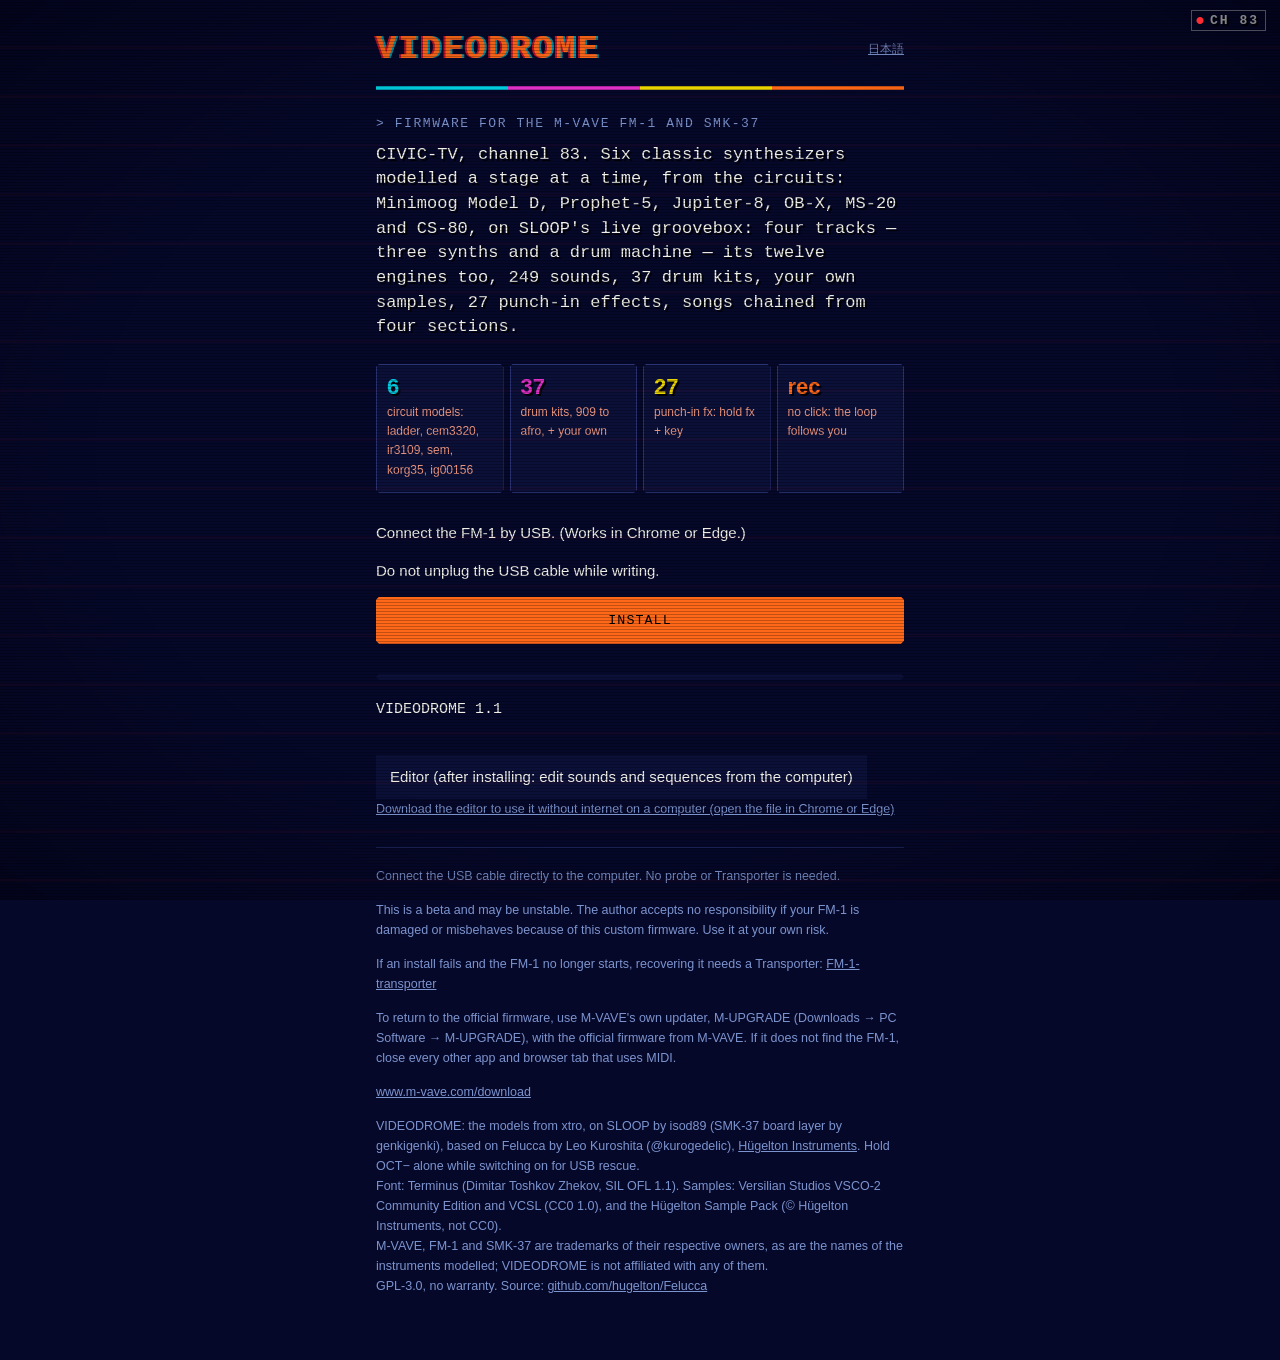
<file: docs/webapp/installer/index.html>
<!doctype html>
<!-- SPDX-License-Identifier: GPL-3.0-only
     Copyright (C) 2026 Leo Kuroshita (@kurogedelic), Hügelton Instruments -->
<html lang="en">
<head>
<meta charset="utf-8">
<meta name="viewport" content="width=device-width, initial-scale=1">
<title>VIDEODROME installer</title>
<!--PWA--><link rel="manifest" href="../sloop.webmanifest"><meta name="theme-color" content="#000000"><link rel="icon" href="../icon-192.png"><!--/PWA-->
<style>
  :root { --bg: #000; --fg: #f2f2f2; --dim: #8a8a92; --tile: #16161a; --line: #2a2a30;
          --blue: #00cce0; --green: #e030c8; --yellow: #e8d400; --orange: #ff6818; --red: #ff2c34;
          --vd: #ff6818; --vdr: #c81428; --vdc: #0096aa; }   /* VIDEODROME: the colour bars, the title card's orange */
  :root[data-theme="light"] { --bg: #f4f4f2; --fg: #111; --dim: #666; --tile: #e6e6e2; --line: #d0d0cc; }
  * { box-sizing: border-box; }
  body { margin: 0; background: var(--bg); color: var(--fg);
         font: 15px/1.6 "Helvetica Neue", -apple-system, BlinkMacSystemFont, Arial, sans-serif; }
  main { max-width: 560px; margin: 0 auto; padding: 32px 16px 48px; }
  .top { display: flex; align-items: center; justify-content: space-between; gap: 12px; }
  .logo svg { display: block; width: 220px; height: auto; }
  .vdmark { color: var(--vd); font: 700 34px/1 ui-monospace, Menlo, Consolas, monospace; letter-spacing: 2px;
            text-shadow: -2px 0 var(--vdr), 2px 0 var(--vdc); }
  .logo rect:first-child { fill: transparent; }
  .lang { font-size: 12px; color: var(--dim); cursor: pointer; text-decoration: underline; background: none;
          border: 0; padding: 0; text-transform: lowercase; }
  .strip { display: flex; height: 4px; margin: 20px 0 24px; }
  .strip i { flex: 1; } .strip i:nth-child(1) { background: var(--blue); } .strip i:nth-child(2) { background: var(--green); }
  .strip i:nth-child(3) { background: var(--yellow); } .strip i:nth-child(4) { background: var(--orange); }
  h1 { font-size: 13px; font-weight: 500; letter-spacing: .12em; text-transform: uppercase; color: var(--dim); margin: 0 0 8px; }
  .lead { font-size: 20px; line-height: 1.35; margin: 0 0 24px; }
  .tiles { display: grid; grid-template-columns: repeat(4, 1fr); gap: 6px; margin: 0 0 28px; }
  .tile { background: var(--tile); padding: 10px 10px 12px; border-top: 3px solid var(--c); min-height: 92px; }
  .tile b { display: block; font-size: 22px; font-weight: 600; color: var(--c); line-height: 1.1; }
  .tile span { display: block; font-size: 12px; color: var(--dim); text-transform: lowercase; margin-top: 4px; }
  p { margin: 0 0 14px; }
  button#go { font: 600 15px/1 inherit; font-family: inherit; background: var(--orange); color: #000; border: 0;
              padding: 16px 0; width: 100%; cursor: pointer; letter-spacing: .08em; text-transform: uppercase; }
  button#go:disabled { background: var(--tile); color: var(--dim); cursor: default; }
  #status { margin-top: 14px; min-height: 1.6em; font-variant-numeric: tabular-nums; }
  .small { color: var(--dim); font-size: 12.5px; }
  .small a, a { color: inherit; }
  progress { -webkit-appearance: none; appearance: none; width: 100%; height: 6px; margin-top: 16px; border: 0; background: var(--tile); }
  progress::-webkit-progress-bar { background: var(--tile); }
  progress::-webkit-progress-value { background: var(--orange); }
  progress::-moz-progress-bar { background: var(--orange); }
  pre { color: var(--dim); font-size: 11px; white-space: pre-wrap; margin-top: 12px; max-height: 160px; overflow: auto; }
  hr { border: 0; border-top: 1px solid var(--line); margin: 28px 0 18px; }
  [hidden] { display: none !important; }
  button.ed { font: inherit; color: var(--fg); border: 0; cursor: pointer; }
  .ed { display: inline-block; margin: 8px 0 0; padding: 10px 14px; background: var(--tile); text-decoration: none; }
  details { margin: 22px 0 0; } summary { cursor: pointer; font-weight: 600; }
  button#stock-go { font: 600 14px/1 inherit; font-family: inherit; background: var(--tile); color: var(--fg); border: 1px solid var(--line);
                    padding: 12px 16px; cursor: pointer; }
  button#stock-go:disabled { color: var(--dim); cursor: default; }
  @media (max-width: 420px) { .tiles { grid-template-columns: repeat(2, 1fr); } .logo svg { width: 170px; } }
  /* VD-SKIN */
  /* ---- VIDEODROME 1.1: CH 83, the skin of the editor, the installer and the uploader (web/vd_skin.css; copied into
     each page by tools/vd_skin.py, tests/site_test.py checks the copies). Public access after midnight: the dead-air
     blue of a community bulletin board, character-generator type with its drop edge, the chyron's yellow; xtro's panel
     vocabulary over it: chamfered frames, > prompts, [CHIP] names, hatched banners for what must not be missed. And
     under it the signal: a faint red in the raster. The firmware's palette CH 83 (gfx.c) in the same colours. ---- */
  :root {
    --ch-bg: #06082a; --ch-s1: #0b1038; --ch-s2: #141c4e; --ch-s3: #2a3474; --ch-line: #1a2254;
    --ch-dim: #7c94ce; --ch-fg2: #e6e6dc; --ch-fg: #f0f0e8; --ch-cg: #ffdc28; --ch-flesh: #ec9680; --ch-sig: #ff2c34;
    --ch-edge: 2px 2px 0 rgba(0, 0, 0, .85);                      /* the character generator's drop edge */
    --ch-chamfer: polygon(3px 0, calc(100% - 3px) 0, 100% 3px, 100% calc(100% - 3px), calc(100% - 3px) 100%, 3px 100%,
                          0 calc(100% - 3px), 0 3px);
    /* the pages' own names for them: the editor's, the installer's, the uploader's */
    --bg: var(--ch-bg); --s1: var(--ch-s1); --s2: var(--ch-s2); --s3: var(--ch-s3); --line: var(--ch-line);
    --dim: var(--ch-dim); --fg2: var(--ch-fg2); --fg: var(--ch-fg); --tile: var(--ch-s1); --panel: var(--ch-s1);
    --red: var(--ch-sig); --bad: var(--ch-sig); --osd: var(--ch-cg);
  }
  body { background: var(--bg); }
  /* xtro: one chamfer on every box (not while a control has the keyboard: its focus ring stays whole) */
  .card, .tile, .group, progress, .chainline, pre, .preview, select[size],
  button:not(:focus-visible), select:not(:focus-visible) { clip-path: var(--ch-chamfer); }
  .card, .tile, .group { border: 1px solid var(--ch-s3); }
  /* character-generator type: the drop edge on what is set large */
  h2, .lead, .tile b, #pagetitle, .sub { text-shadow: var(--ch-edge); }
  .lead, button#go, #status, h1 { font-family: ui-monospace, "Cascadia Mono", Menlo, Consolas, monospace; }
  .lead { font-size: 17px; line-height: 1.45; }
  button.pri:disabled, button#go:disabled { background: var(--ch-s1); color: var(--ch-s3); }
  /* xtro's prompts and chips: a section's title after a > , the page's name in brackets */
  .card > h2::before, .group > h2::before, main > h1::before { content: "> "; color: var(--ch-dim); text-shadow: none; }
  .card > h2::first-letter { color: inherit; }
  #pagetitle::before { content: "["; color: var(--ch-dim); margin-right: 2px; }
  #pagetitle::after { content: "]"; color: var(--ch-dim); margin-left: 2px; }
  .tabs button[aria-selected="true"]::before { content: "> "; color: var(--ch-cg); }
  /* the chyron's yellow for what is pressed, chosen or ready; the flesh tone for the quiet second line */
  ::selection { background: var(--ch-cg); color: #000; }
  .seg button[aria-pressed="true"], button.tog[aria-pressed="true"] { background: var(--ch-cg); color: #000; }
  .small, .dim, .tile span, footer { color: var(--ch-dim); }
  .tile span, .brand span { color: var(--ch-flesh); }
  /* the loud marker (xtro's banner): an error as a bar in the signal's red with hatched caps, the text knocked out */
  #status.err, #status.bad, .vd-banner {
    color: #000; background-color: var(--ch-sig); padding: 2px 18px; text-shadow: none; clip-path: var(--ch-chamfer);
    background-image: repeating-linear-gradient(45deg, rgba(0, 0, 0, .9) 0 2px, transparent 2px 4px),
                      repeating-linear-gradient(45deg, rgba(0, 0, 0, .9) 0 2px, transparent 2px 4px);
    background-size: 10px 100%, 10px 100%; background-position: left top, right top; background-repeat: no-repeat; }
  /* the station's bug in the corner, and its light: on the air */
  html::after { content: "CH 83"; position: fixed; top: 10px; right: 14px; z-index: 2147483001; pointer-events: none;
    font: 700 13px/1 ui-monospace, Menlo, Consolas, monospace; letter-spacing: 2px; color: rgba(240, 240, 232, .55);
    padding: 3px 6px 3px 18px; border: 1px solid rgba(240, 240, 232, .3); text-shadow: var(--ch-edge);
    background: radial-gradient(circle at 8px 50%, var(--ch-sig) 0 3px, transparent 4px); animation: ch-air 2.4s steps(1) infinite; }
  @keyframes ch-air { 50% { background: none; } }
  @media (prefers-reduced-motion: reduce) { html::after { animation: none; } }
  /* the raster, and the signal under it: a faint red band now and then between the scanlines */
  body.crt::after { content: ""; position: fixed; inset: 0; pointer-events: none; z-index: 2147483000;
    background: repeating-linear-gradient(to bottom, transparent 0, transparent 2px, rgba(0, 0, 0, .24) 2px, rgba(0, 0, 0, .24) 3px),
                repeating-linear-gradient(to bottom, transparent 0, transparent 46px, rgba(255, 24, 40, .035) 46px, rgba(255, 24, 40, .035) 49px),
                radial-gradient(ellipse at center, transparent 60%, rgba(0, 0, 10, .45) 100%); }
  @media print { body.crt::after, html::after { display: none; } }
  /* ---- /VIDEODROME 1.1 ---- */
  /* /VD-SKIN */
</style>
</head>
<body class="crt">
<main>
  <div class="top"><div class="logo"><span class="vdmark">VIDEODROME</span></div><button class="lang" id="lang"></button></div>
  <div class="strip"><i></i><i></i><i></i><i></i></div>
  
  
  <h1>Firmware for the M-VAVE FM-1 and SMK-37</h1>
  <p class="lead">CIVIC-TV, channel 83. Six classic synthesizers modelled a stage at a time, from the circuits: Minimoog Model D, Prophet-5, Jupiter-8, OB-X, MS-20 and CS-80, on SLOOP's live groovebox: four tracks — three synths and a drum machine — its twelve engines too, 249 sounds, 37 drum kits, your own samples, 27 punch-in effects, songs chained from four sections.</p>
  <div class="tiles">
    <div class="tile" style="--c: var(--blue)"><b>6</b><span>circuit models: ladder, CEM3320, IR3109, SEM, KORG35, IG00156</span></div>
    <div class="tile" style="--c: var(--green)"><b>37</b><span>drum kits, 909 to afro, + your own</span></div>
    <div class="tile" style="--c: var(--yellow)"><b>27</b><span>punch-in fx: hold fx + key</span></div>
    <div class="tile" style="--c: var(--orange)"><b>rec</b><span>no click: the loop follows you</span></div>
  </div>
  <p data-t="intro"></p>
  <p data-t="warn"></p>
  <p><button id="go" disabled data-t="install"></button></p>
  <progress id="bar" max="100" value="0"></progress>
  <p id="status"></p>
  <pre id="log"></pre>
  <a class="ed" href="../editor/" data-t="editor"></a>
  <p class="small"><a href="../editor/sloop-editor.html" download="sloop-editor-1.1.html" data-t="edOffline"></a></p>
  <p><button id="app" class="ed" hidden data-t="appInstall"></button></p>
  <hr>
  <p class="small" data-t="direct"></p>
  <p class="small" data-t="beta"></p>
  <p class="small"><span data-t="brick"></span>
    <a href="https://github.com/kurogedelic/FM-1-transporter" target="_blank" rel="noopener">FM-1-transporter</a></p>
  <p class="small" data-t="back"></p>
  <p class="small"><a href="https://www.m-vave.com/download" target="_blank" rel="noopener">www.m-vave.com/download</a></p>
  <p class="small">VIDEODROME: the models from xtro, on SLOOP by isod89 (SMK-37 board layer by genkigenki), based on Felucca by Leo Kuroshita (@kurogedelic), <a href="https://hugelton.com" target="_blank" rel="noopener">Hügelton Instruments</a>.
    Hold OCT− alone while switching on for USB rescue.<br>
    Font: Terminus (Dimitar Toshkov Zhekov, SIL OFL 1.1). Samples: Versilian Studios VSCO-2 Community Edition and VCSL (CC0 1.0), and the Hügelton Sample Pack (© Hügelton Instruments, not CC0).<br>
    M-VAVE, FM-1 and SMK-37 are trademarks of their respective owners, as are the names of the instruments modelled; VIDEODROME is not affiliated with any of them.<br>
    <span data-t="license"></span> <a href="https://github.com/hugelton/Felucca" target="_blank" rel="noopener">github.com/hugelton/Felucca</a></p>
</main>
<script type="module">
// SPDX-License-Identifier: GPL-3.0-only
// Copyright (C) 2026 Leo Kuroshita (@kurogedelic), Hügelton Instruments
//
// FM-1 (and M-Vave SMK-37 Pro) .fwsc packages in the browser: the package identity and the image the
// device reads during an update.

const BLOCKS = 20, BLK = 0x30, KEEP = 0x2F, MAX_BLOCKS = 64;

const printable = (m, i) => { const c = (m - i - 1) & 0xFF; return c >= 0x20 && c < 0x7F; };

// the identity blocks: 20, or more when the identity is longer (the Starrykey 37 Play V016's "STARRYKEY-37 PLAY_016"
// takes 21): further identity markers count only when unused 0x7D markers follow them (the 36-block layout)
function identityBlocks(fwsc) {
  let n = BLOCKS;
  while (n < MAX_BLOCKS && (n + 1) * BLK <= fwsc.length && fwsc[n * BLK + KEEP] !== 0x7D && printable(fwsc[n * BLK + KEEP], n)) n++;
  return n > BLOCKS && (n + 1) * BLK <= fwsc.length && fwsc[n * BLK + KEEP] === 0x7D ? n : BLOCKS;
}

// interleave blocks: the identity blocks, then more while the marker is the unused 0x7D (the stock SMK-37 Pro,
// MKE-P37 and Starrykey 37 Play V016 have 36)
function blockCount(fwsc) {
  let n = identityBlocks(fwsc);
  while (n < MAX_BLOCKS && (n + 1) * BLK <= fwsc.length && fwsc[n * BLK + KEEP] === 0x7D) n++;
  return n;
}

// the package identity ("FM-1_904", "SMK-37 Pro_016"): one marker byte after each identity block (0x7D: none);
// past the first 20 only when the package really has those blocks (logicalImage's count)
function productOf(fwsc) {
  if (fwsc.length < BLOCKS * BLK) throw new Error("not an FM-1 package (too short)");
  const ib = identityBlocks(fwsc), n = ib === BLOCKS ? BLOCKS : Math.min(ib, layout(fwsc).blocks);
  let s = "";
  for (let i = 0; i < n; i++) {
    const m = fwsc[i * BLK + KEEP];
    if (m !== 0x7D) s += String.fromCharCode((m - i - 1) & 0xFF);
  }
  return s;
}

function deinterleave(fwsc, blocks) {
  const out = new Uint8Array(fwsc.length - blocks);
  for (let i = 0; i < blocks; i++) out.set(fwsc.subarray(i * BLK, i * BLK + KEEP), i * KEEP);
  out.set(fwsc.subarray(blocks * BLK), blocks * KEEP);
  return out;
}

function crc16(d, c = 0) {                 // CRC-16/XMODEM, as the package and the device use
  for (const b of d) {
    c ^= b << 8;
    for (let k = 0; k < 8; k++) c = c & 0x8000 ? ((c << 1) ^ 0x1021) & 0xFFFF : (c << 1) & 0xFFFF;
  }
  return c;
}

function jlDec(b) {                        // JieLi ENC stream cipher (its own inverse)
  const out = Uint8Array.from(b);
  let key = 0xFFFF;
  for (let i = 0; i < out.length; i++) {
    out[i] ^= key & 0xFF;
    key = ((key << 1) ^ (key & 0x8000 ? 0x1021 : 0)) & 0xFFFF;
  }
  return out;
}

// the logical image's flash.bin (type 0) and ota.bin (type 100) match their CRCs (as fm1_install.py)
function filesOk(img) {
  if (img.length < 0x40) return false;
  const h = jlDec(img.subarray(0, 0x40)), rd = (a, o, n) => a.slice(o, o + n).reduce((v, x, i) => v + x * 2 ** (8 * i), 0);
  if (crc16(h.subarray(2, 0x40)) !== rd(h, 0, 2)) return false;
  const count = rd(h, 8, 2);
  if (count < 1 || count > 8 || img.length < 0x40 + 0x50 * count) return false;
  for (let i = 0; i < count; i++) {
    const e = jlDec(img.subarray(0x40 + i * 0x50, 0x90 + i * 0x50));
    const typ = rd(e, 0, 2), off = rd(e, 8, 4), size = rd(e, 12, 4);
    if (off + size > img.length) return false;
    if ((typ === 0 || typ === 100) && crc16(img.subarray(off, off + size)) !== rd(e, 4, 2)) return false;
  }
  return true;
}

// the image the device addresses during an update: the .fwsc without the marker bytes (20 blocks, or the
// detected count when the files' CRCs agree: a 20-block package can have 0x7D after block 20 by chance)
function layout(fwsc) {
  const n = blockCount(fwsc);
  if (n !== BLOCKS) {
    const img = deinterleave(fwsc, n);
    if (filesOk(img) || !filesOk(deinterleave(fwsc, BLOCKS))) return { blocks: n, image: img };
  }
  return { blocks: BLOCKS, image: deinterleave(fwsc, BLOCKS) };
}
function logicalImage(fwsc) { return layout(fwsc).image; }

// The official FM-1 V15 (M-VAVE Downloads -> PC Firmware -> FM-1 V15, FM-1.fwsc), for the return to the
// official firmware: only that exact file is accepted (its SHA-256 pins every byte: the loader, the app, the
// layout; the name of the file proves nothing). The digest is the one Felucca 1.0 pins.
const STOCK_V15_SHA256 = "db1642b2b6fa5c2cccb11ffd13878068bb28601678d3644049f99dc40e7edb8a";
const STOCK_V15_SIZE = 699956;
const STOCK_V15_PRODUCT = "FM-1_015";
// The official SMK-37 Pro V016 (SMK-37_Pro_016.fwsc, 36 interleave blocks), for the return of an SMK-37 Pro.
const STOCK_SMK016_SHA256 = "2d98ce72530e71d617384963423820536f094501299e2cfec0a8d3c3fb6bcfb0";
const STOCK_SMK016_SIZE = 705252;
const STOCK_SMK016_PRODUCT = "SMK-37 Pro_016";

async function sha256hex(bytes) {
  const d = await crypto.subtle.digest("SHA-256", bytes);
  return [...new Uint8Array(d)].map((x) => x.toString(16).padStart(2, "0")).join("");
}

// The official SMK-37 range packages known here (M-Vave Downloads -> PC Firmware): informational only (the page
// tags them "known"); M-Vave's next release is accepted by its structure (identifyStockPackage). The files
// themselves are never shipped, the user downloads them from M-Vave. product: the identity the keyboard reports
// once it runs the package (the Starrykey's 21 characters do not fit the 20 identity blocks of its V015 package:
// that one carries "STARRYKEY-37 PLAY_01", so it is accepted only as this known file).
const STOCK_SMK = [
  { name: "SMK-37 Pro", version: "016", product: "SMK-37 Pro_016", size: 705252, sha256: STOCK_SMK016_SHA256 },
  { name: "SMK-37 Pro", version: "015", product: "SMK-37 Pro_015", size: 701140, sha256: "f7f1831cd7c9ad8b4831b6e71ea0bdbcdff9ae4c4077276b3c965511bf4d4fff" },
  { name: "SMK-37 Elite", version: "016", product: "SMK-37 Elite_016", size: 705236, sha256: "b2ee38abfef3ae922e4eecdb8a551e14345300ae6f270265feacd33b6ef99cb6" },
  { name: "SMK-37 Elite", version: "015", product: "SMK-37 Elite_015", size: 701140, sha256: "6cb061bda6fc4a285a1a1014e4fc30782278fa62bdc3add75d14b29d4d76253e" },
  { name: "MKE-P37", version: "016", product: "MKE-P37_016", size: 705252, sha256: "4306ae5b765ab9afb790edf6d02fa75e872897dbd319049e3956ddd283a51429" },
  { name: "MKE-P37", version: "015", product: "MKE-P37_015", size: 701140, sha256: "280ee7aae59a17c38bc2e854802c7d08f076e51afff13eb5315ad3748476491f" },
  { name: "Starrykey 37 Play", version: "016", product: "STARRYKEY-37 PLAY_016", size: 705252, sha256: "3cd57cdd90ee60501c549b9dde53503ef468122e2f34dc110876eefdaf9be3b3" },
  { name: "Starrykey 37 Play", version: "015", product: "STARRYKEY-37 PLAY_015", size: 701140, sha256: "3ef5d835e88324a925593e1e6959106e16abeabbabf824263803bb236b09224b" },
];

// the SMK-37 range's model names in a stock identity, and the names the page shows
const STOCK_MODELS = { "SMK-37 PRO": "SMK-37 Pro", "SMK-37 ELITE": "SMK-37 Elite", "MKE-P37": "MKE-P37", "STARRYKEY-37 PLAY": "Starrykey 37 Play" };

function badPackage(code, msg) { const e = new Error(msg); e.code = code; return e; }

// an M-Vave stock package for the SMK-37 range -> { name, version, product, model, image, known } (image: the
// logical image the loader writes, as fm1_install.py --force: the detected block count). Accepted by structure, so
// M-Vave's next release works too: the package parses, its files' CRCs agree, its identity is an SMK-37 range model
// with a stock version (_000.._099); known: the SHA-256 is one of STOCK_SMK (informational). Refused (code):
// "fm1" (an FM-1 package, another device), "ours" (one of our firmwares, _7xx/_8xx/_9xx: installed above),
// "damaged" (the files' CRCs disagree), "unknown" (anything else)
async function identifyStockPackage(bytes) {
  const sha = await sha256hex(bytes);
  if (bytes.length === STOCK_V15_SIZE && sha === STOCK_V15_SHA256)
    throw badPackage("fm1", "this is the official FM-1 firmware: it is for the FM-1, not for an SMK-37 keyboard");
  let product, image;
  try { product = productOf(bytes); image = logicalImage(bytes); }
  catch (_) { throw badPackage("unknown", "not an M-Vave firmware package for the SMK-37 range"); }
  const k = STOCK_SMK.find((x) => x.size === bytes.length && x.sha256 === sha);
  const m = /^(.+)_(\d{3})$/.exec(product);
  if (/^FM-1(_|$)/i.test(product))
    throw badPackage("fm1", "this is an FM-1 firmware: it is for the FM-1, not for an SMK-37 keyboard");
  if (m && /^[789]\d\d$/.test(m[2]) && (STOCK_MODELS[m[1].toUpperCase()] || /^SMK-37/i.test(m[1])))
    throw badPackage("ours", "this is one of our firmwares (" + product + "): install it above, not here");
  const known = k && k.product.startsWith(product), name = m && STOCK_MODELS[m[1].toUpperCase()];
  if (!known && (!name || Number(m[2]) > 99)) throw badPackage("unknown", "not an M-Vave firmware package for the SMK-37 range");
  if (!filesOk(image)) throw badPackage("damaged", "the package is damaged (its CRCs do not match)");
  if (known) return { ...k, model: k.product.split("_")[0], image, known: true };
  return { name, version: m[2], product, model: m[1], image, known: false };
}

async function validateStockPackage(bytes) {
  if (bytes.length === STOCK_V15_SIZE && await sha256hex(bytes) === STOCK_V15_SHA256 && productOf(bytes) === STOCK_V15_PRODUCT)
    return { product: STOCK_V15_PRODUCT, image: logicalImage(bytes) };
  try { const k = await identifyStockPackage(bytes); return { product: k.product, image: k.image }; } catch (_) { /* below */ }
  throw new Error("select the unmodified official FM-1 V15 file (FM-1.fwsc) or an official SMK-37 firmware (.fwsc) from M-Vave");
}

// SPDX-License-Identifier: GPL-3.0-only
// Copyright (C) 2026 Leo Kuroshita (@kurogedelic), Hügelton Instruments
//
// The FM-1 USB-MIDI update protocol (M-UPGRADE compatible) over WebMIDI.
// Step 1: the running firmware reads parts of the package and stages the update
// loader. Step 2: the loader reads the whole image and writes it. In both steps
// the device sends cmd 0x30 read requests on the logical image and we answer.

const HS_QUERY = [0xF0, 0x00, 0x32, 0x45, 0x00, 0x00, 0x00, 0x40, 0x7F, 0xF7];
const UPGRADE = [0xF0, 0x22, 0x24, 0x35, 0x7F, 0xF7];
const MAXDATA = 512;
const sleep = (ms) => new Promise((r) => setTimeout(r, ms));
const IS_OTA = (id) => /^ota-/i.test(id.model);
// the update loader of SLOOP / Felucca packages ("ota-FM-1_9XX", "ota-SMK-37 Pro_9XX"; the SMK ports also under the
// Elite's and the MKE-P37's model name, Makkuro37 _7XX). A device left in the update mode of another firmware (the
// stock updater's loader) is never written: its loader may lay the image out differently. The bare "SMK-37" name
// ("ota-SMK-37_931") is ChanceTheMaker's SMK firmwares' RAM updater: another package format, so not ours.
const OUR_LOADER = (id) => /^ota-(FM-1|SMK-37 Pro|SMK-37 Elite|MKE-P37)_[789]\d\d$/i.test(id.text);
// ChanceTheMaker's SMK firmwares (Felucca SMK, Sloop SMK, Melodee SMK, Doom): "SMK-37_9NN", their own updater
const OTHER_SMK = (id) => /^(ota-)?SMK-37_9\d\d$/i.test(id.text);
// the SMK-37 Pro, SMK-37 Elite, MKE-P37, Starrykey 37 Play and the SMK-37+VA mod: one keyboard under several model
// names, so a package for one runs on all of them (also "SMK-37", the name other firmwares report); an FM-1 is
// another device
const SMK_FAMILY = /^(ota-)?(SMK-37([ +].*)?|MKE-P37|STARRYKEY-37.*)$/i;
const sameKeyboard = (a, b) => a === b || (SMK_FAMILY.test(a) && SMK_FAMILY.test(b));   // two models
// an official package on the connected keyboard (the return to the M-Vave firmware): "same" (its model), "other"
// (another model of the same keyboard: allowed, the page warns), "unknown" (the keyboard does not name its model,
// as "SMK-37" or "SMK-37+VA": allowed, the page warns), "refuse" (another device: FM-1 and SMK never mix)
const NAMED = /^(SMK-37 Pro|SMK-37 Elite|MKE-P37|STARRYKEY-37 PLAY)$/i;
function stockFit(deviceModel, product) {
  const dm = deviceModel.replace(/^ota-/i, ""), pm = product.split("_")[0];
  if (!sameKeyboard(dm, pm)) return "refuse";
  if (dm.toLowerCase() === pm.toLowerCase()) return "same";
  return NAMED.test(dm) ? "other" : "unknown";
}
// the MIDI ports find() probes: the FM-1 / SMK models' and the firmwares' names; other gear is never sent anything
const PORT_RE = /fm-1|smk|elite|mke-p37|starry|felucca|sloop|clipper|melodee|fomni|x0x|makkuro|maku|rainbow|snoop|vector|vox|ota|composite|sinco|usb-midi/i;
// a port name without its in / out part (Windows names a device's second port pair "MIDIIN2 (X)" / "MIDIOUT2 (X)")
const portBase = (n) => n.replace(/^MIDI(?:IN|OUT)(\d*) \((.*)\)$/i, "$2 $1").replace(/[ -](?:in|out|input|output)$/i, "").trim().toLowerCase();

// errors carry a code the pages translate: notfound, model, stopped, noloader, lost, noreturn,
// mismatch (detail: the identity the device reports), badreq, foreign (detail: the loader's identity)
function fail(code, msg, detail = "") { const e = new Error(msg); e.code = code; e.detail = detail; return e; }

function pack7(data) {
  const out = []; let acc = 0, nb = 0;
  for (const b of data) {
    acc |= b << nb; nb += 8;
    while (nb >= 7) { out.push(acc & 0x7F); acc >>>= 7; nb -= 7; }
  }
  if (nb) out.push(acc & 0x7F);
  return out;
}

function unpack7(s) {
  const out = []; let acc = 0, nb = 0;
  for (const b of s) {
    acc |= (b & 0x7F) << nb; nb += 7;
    while (nb >= 8) { out.push(acc & 0xFF); acc >>>= 8; nb -= 8; }
  }
  return out;
}

function response(addr, data, fl = 0) {
  const len = data.length;
  const body = [0x00, 0x59, 0x30, (len + 8) & 0xFF, ((len + 8) >> 8) & 0xFF, 0, fl,
    addr & 0xFF, (addr >>> 8) & 0xFF, (addr >>> 16) & 0xFF, (addr >>> 24) & 0xFF,
    len & 0xFF, (len >> 8) & 0xFF, 0, ...data];
  let s = 0;
  for (let i = 6; i < body.length; i++) s += body[i];
  body.push(~s & 0xFF);
  return [0xF0, ...pack7(body), 0xF7];
}

function parseRequest(pkt) {
  if (pkt[0] !== 0xF0 || pkt[pkt.length - 1] !== 0xF7) return null;
  const u = unpack7(pkt.slice(1, -1));
  if (u.length !== 15 || u[0] !== 0 || u[1] !== 0x59 || u[2] !== 0x30) return null;
  let s = 0;
  for (let i = 6; i < 14; i++) s += u[i];
  if ((~s & 0xFF) !== u[14]) return null;
  return { fl: u[6], addr: (u[7] | (u[8] << 8) | (u[9] << 16) | (u[10] << 24)) >>> 0, len: u[11] | (u[12] << 8) | (u[13] << 16) };
}

function parseIdentity(pkt) {
  const d = unpack7(pkt.slice(1, -1));
  if (d.length !== 34 || d[0] !== 0 || d[1] !== 0x59 || d[2] !== 0x11) return null;
  const txt = String.fromCharCode(...d.slice(6, 33)).split("\0")[0];   // (some firmwares end the text early)
  const m = /^([^_]+)_(\d+)$/.exec(txt);
  return m ? { text: txt, model: m[1], version: parseInt(m[2], 10) } : null;
}

// one MIDI in/out pair with a SysEx queue
class Link {
  constructor(input, output) {
    this.input = input; this.output = output; this.q = []; this.waiter = null;
    input.onmidimessage = (ev) => {
      if (ev.data[0] !== 0xF0) return;
      this.q.push(Array.from(ev.data));
      if (this.waiter) { const w = this.waiter; this.waiter = null; w(); }
    };
  }
  get lost() { return this.input.state === "disconnected" || this.output.state === "disconnected"; }
  // false when the port is gone (unplugged): WebMIDI throws on a disconnected output
  send(bytes) {
    try { this.output.send(bytes); return true; } catch (_) { return false; }
  }
  drain() { this.q.length = 0; }
  async read(ms) {
    if (!this.q.length) {
      let tm;
      await Promise.race([new Promise((r) => { this.waiter = r; }), new Promise((r) => { tm = setTimeout(r, ms); })]);
      clearTimeout(tm);
      this.waiter = null;
    }
    return this.q.shift() || null;
  }
  // detach the callback only; do NOT close the MIDI ports. find()/probe() reuse the same input across
  // several output candidates (e.g. the always-present "Microsoft GS Wavetable Synth" is probed before
  // the FM-1's own output), and closing the input between candidates raced its re-open and broke the
  // handshake with a device that is present ("FM-1 not found" with the port listed). Leaving ports open
  // is the long-standing behaviour.
  close() { this.input.onmidimessage = null; }
}

async function handshake(link, tries = 3) {
  link.drain();
  for (let t = 0; t < tries; t++) {
    if (!link.send(HS_QUERY)) return null;
    const end = Date.now() + 1000;
    while (Date.now() < end) {
      const p = await link.read(end - Date.now());
      if (!p) break;
      const id = parseIdentity(p);
      if (id) return id;
    }
  }
  return null;
}

class Updater {
  // opts.all: probe every MIDI port, not only PORT_RE's (the handshake query is harmless to other gear)
  constructor(access, log, opts = {}) {
    this.access = access;
    this.log = log || (() => {});
    this.all = !!opts.all;
    this.said = new Set();
  }

  say(t) { if (!this.said.has(t)) { this.said.add(t); this.log(t); } }   // each port line once

  // one input against its candidate outputs: the matching port first (same name, the same base name
  // ("MIDIIN2 (Felucca)" / "MIDIOUT2 (Felucca)"), or one name contains the other, so input "Felucca" pairs
  // with output "MIDIOUT2 (Felucca)" without probing unrelated outputs like "Microsoft GS Wavetable Synth"),
  // then (the fallback) any live output. A pair counts only when it answers the FM-1 handshake and passes
  // the filter.
  async probe(input, outs, filter) {
    if (input.state === "disconnected") return null;
    const live = outs.filter((o) => o.state !== "disconnected");
    const name = input.name || "";
    const named = live.filter((o) => o.name === name || portBase(o.name || "") === portBase(name) ||
      (name && o.name && (o.name.includes(name) || name.includes(o.name))));
    for (const output of (named.length ? named : live)) {
      try { await input.open(); await output.open(); } catch (_) { this.say(`port "${name}": cannot open (in use?)`); continue; }
      const link = new Link(input, output);
      const id = await handshake(link, 2);
      this.say(`port "${name}" / "${output.name}": ${id ? id.text : "no answer"}`);
      if (id && (!filter || filter(id))) return { link, id, name: input.name };
      link.close();
    }
    return null;
  }

  // the FM-1 (or its update loader) among the MIDI ports. Named ports first (fast, and other gear is
  // never touched). With deep=true (hunting the re-enumerated update loader only), if no named port
  // matched, the remaining ports are probed too and accepted SOLELY when they answer the FM-1 handshake
  // (other gear returns no valid identity). Windows often names the update loader generically (e.g.
  // "USB MIDI Device"), so a name filter alone misses it and the loader seems to "not appear": this
  // handshake fallback is what makes the loader reliably found, without probing other gear when looking
  // for the running firmware (which always names itself).
  async find(filter, deep = false) {
    const outs = [...this.access.outputs.values()];
    const inputs = [...this.access.inputs.values()].filter((i) => i.state !== "disconnected");
    for (const input of inputs)
      if (this.all || PORT_RE.test(input.name || "")) {
        const dev = await this.probe(input, outs, filter);
        if (dev) return dev;
      } else if (!deep) this.say(`port "${input.name || ""}": not probed`);   // never probe other gear
    if (deep && !this.all)
      for (const input of inputs)
        if (!PORT_RE.test(input.name || "")) {
          const dev = await this.probe(input, outs, filter);
          if (dev) return dev;
        }
    return null;
  }

  // the MIDI inputs there are, for the "not found" message: " (MIDI: a, b)" (a port the installer skipped shows)
  seen() {
    const names = [...this.access.inputs.values()].filter((p) => p.state !== "disconnected").map((p) => p.name || "?");
    return names.length ? ` (MIDI: ${names.join(", ")})` : " (MIDI: none)";
  }

  async waitFor(filter, ms, deep = false) {
    const end = Date.now() + ms;
    while (Date.now() < end) {
      const dev = await this.find(filter, deep);
      if (dev) return dev;
      await sleep(1000);
    }
    return null;
  }

  // serve read requests until the device asks for one of the finish addresses; stops early
  // when the port disappears (lost: true) instead of waiting out idleMs
  async serve(link, image, finishAddr, idleMs, onProgress) {
    let served = 0, last = Date.now();
    for (;;) {
      const pkt = await link.read(1000);
      if (!pkt) {
        if (link.lost) return { served, finished: false, lost: true };
        if (Date.now() - last > idleMs) return { served, finished: false };
        continue;
      }
      const r = parseRequest(pkt);
      if (!r) continue;
      last = Date.now();
      if (r.addr === 0xE0000000 || r.addr === 0xF0000000) {
        link.send(response(r.addr, [...new TextEncoder().encode("success"), 0]));
        if (r.addr === finishAddr) return { served, finished: true };
        continue;
      }
      if (r.len > MAXDATA || r.addr + r.len > image.length) throw fail("badreq", `bad request ${r.addr.toString(16)}+${r.len}`);
      await sleep(10);
      if (!link.send(response(r.addr, Array.from(image.subarray(r.addr, r.addr + r.len)), r.fl))) {
        return { served, finished: false, lost: true };
      }
      served++;
      if (onProgress) onProgress(served, r.addr);
    }
  }

  // full install: running firmware -> loader -> new firmware. anyModel: the package may be for another model of the
  // same keyboard (an SMK-37 Elite package on a unit that reports SMK-37 Pro); never an FM-1 one on an SMK, nor back
  async install(image, product, onStep, anyModel = false, opts = {}) {
    const step = onStep || (() => {});
    const dev = await this.find((id) => !IS_OTA(id));
    if (!dev) throw fail("notfound", "FM-1 not found (USB cable, and no other app using it?)", this.seen());
    if (OTHER_SMK(dev.id)) { dev.link.close(); throw fail("other", `the keyboard runs a firmware with its own updater (${dev.id.text}): nothing was sent`, dev.id.text); }
    const [model] = product.split("_");
    const refusal = boardRefusal(dev.id.model, image, opts.fm1Confirmed);   // (the package's board, before anything)
    if (refusal) { dev.link.close(); throw refusal; }
    if (dev.id.model !== model && !(anyModel && sameKeyboard(dev.id.model, model))) { dev.link.close(); throw fail("model", `the device is ${dev.id.text}, the package is for ${product}`); }
    step("start", dev.id.text);
    dev.link.send(UPGRADE);
    await sleep(2000);
    const s1 = await this.serve(dev.link, image, 0xE0000000, 8000, (n) => step("verify", n));
    dev.link.close();
    // some firmwares restart into their loader at once, without step 1: such a loader (ours, of this keyboard) goes on
    const jumped = !s1.finished && s1.lost && s1.served === 0;
    if (!s1.finished && !jumped) throw fail(s1.lost ? "lost" : "stopped", `the device ${s1.lost ? "was disconnected" : "stopped"} after ${s1.served} requests: nothing was written`);
    step("loader");
    await sleep(3000);
    const ota = await this.waitFor(IS_OTA, jumped ? 15000 : 60000, true);
    if (jumped && !(ota && OUR_LOADER(ota.id) && sameKeyboard(ota.id.model.replace(/^ota-/i, ""), dev.id.model))) {
      if (ota) ota.link.close();
      throw fail(ota ? "foreign" : "lost", ota ? `the device restarted into the update mode of another firmware (${ota.id.text}): nothing was written`
        : "the device was disconnected after 0 requests: nothing was written", ota ? ota.id.text : "");
    }
    if (!ota) throw fail("noloader", "the update loader did not appear. Replug the USB cable and press Install again: the device stays in update mode until it is finished.", this.seen());
    const s2 = await this.write(ota, image, step);
    if (!s2.finished) throw fail(s2.lost ? "lost" : "stopped", `the loader ${s2.lost ? "was disconnected" : "stopped"} after ${s2.served} requests. Replug and press Install again to resume.`);
    step("reboot");
    await sleep(3000);
    const back = await this.waitFor((id) => !IS_OTA(id), 60000);
    if (!back) throw fail("noreturn", "the device did not come back: power-cycle it");
    back.link.close();
    if (back.id.text !== product) throw fail("mismatch", `installed, but the device reports ${back.id.text}`, back.id.text);
    step("done", back.id.text);
    return back.id.text;
  }

  // step 2 with the loader found by find()/waitFor()
  async write(ota, image, step) {
    ota.link.send(UPGRADE);
    await sleep(2000);
    const s2 = await this.serve(ota.link, image, 0xF0000000, 180000, (n) => step("write", n));
    ota.link.close();
    return s2;
  }

  // resume: the device is already in update mode (loader) -> true when the write finished. Only SLOOP's
  // own loader is resumed, except for the return to the official firmware (opts.product: the official
  // package, its identity checked once the FM-1 is back, after Felucca 1.0): that one is the official
  // loader's own image, as M-UPGRADE would write it. opts.package: the identity of the package being
  // written; the loader's model must match it (or opts.product's) by install()'s rule (the same model, or with
  // opts.anyModel another model of the same keyboard), and without either identity nothing is written
  async resume(image, onStep, opts = {}) {
    const ota = await this.find(IS_OTA, true);
    if (!ota) return false;
    if (!OUR_LOADER(ota.id) && !opts.product) {
      ota.link.close();
      throw fail("foreign", `the FM-1 is in the update mode of another firmware (${ota.id.text}): finish that update with its own updater`, ota.id.text);
    }
    const want = opts.product || opts.package || "";
    const refusal = boardRefusal(ota.id.model, image, opts.fm1Confirmed);
    if (refusal) { ota.link.close(); throw refusal; }
    const [lm, pm] = [ota.id.model.replace(/^ota-/i, ""), want.split("_")[0]];
    if (!want || (lm !== pm && !(opts.anyModel && sameKeyboard(lm, pm)))) {
      ota.link.close();
      throw fail("model", `the device is in the update mode of ${ota.id.text}, the package is for ${want || "an unknown model"}`, ota.id.text);
    }
    const step = onStep || (() => {});
    if (!(await this.write(ota, image, step)).finished) return false;
    if (opts.product) {
      step("reboot");
      await sleep(3000);
      const back = await this.waitFor((id) => !IS_OTA(id), 60000);
      if (!back) throw fail("noreturn", "the FM-1 did not come back after the write: power-cycle it");
      back.link.close();
      if (back.id.text !== opts.product) throw fail("mismatch", `written, but the FM-1 reports ${back.id.text}`, back.id.text);
      step("done", back.id.text);
    }
    return true;
  }
}

// ---- the package's board: read from the package itself, never from an identity ----
// The FM-1's and the SMK-37's official packages share the head (0x0-0x3FFF) and the update loader, and a third-party
// FM-1 firmware running on an SMK-37 reports an FM-1 identity: no identity tells the board. Installed on an SMK-37,
// the FM-1's stock package erases the factory calibration (BTIF / USRTRIM 0xC0000-0xC1FFF) and writes the FM-1's
// USR image over the SMK's (0xF4000). So the board comes from the package: flash.bin's length (SMK-37 0x9D000,
// FM-1 0x93000), its region table (app offset 0x60 = flash 0x4060-0x411F, SFC-enciphered with the chip key 0x980F:
// BTIF and USR at 0xC0000 / 0xF4000 on the SMK-37, 0xE9000 / 0xEA000 on the FM-1) and a USR image's place (UFW
// entry 50).
const FM1_STOCK_MSG = "This is the FM-1 firmware. Your keyboard is an SMK-37? Don't install it.";
const FM1_CONFIRM_MSG = FM1_STOCK_MSG + " On an SMK-37 it erases the keyboard's calibration. Install it only on an FM-1." +
  " SMK-37 owners whose keyboard runs an FM-1 firmware (it then reports an FM-1): use the SMK-37 package from M-Vave, never this one.";
const LAYOUT = { smk: { len: 0x9D000, btif: 0xC0000, usr: [0xF4000, 0xA000] }, fm1: { len: 0x93000, btif: 0xE9000, usr: [0xEA000, 0x12000] } };
const LOADER_MARK = [..."FELUCCA-LOADER-1"].map((c) => c.charCodeAt(0));   // our update loaders (crt0_ldr.S)
const SMK_MODEL = /^(ota-)?(SMK-37([ +].*)?|MKE-P37|STARRYKEY-37.*)$/i;      // an identity of the SMK-37 keyboard
const le = (a, o, n) => { let v = 0; for (let i = n - 1; i >= 0; i--) v = v * 256 + a[o + i]; return v; };
function ufwCipher(b) {                    // the UFW header cipher (key 0xFFFF, its own inverse)
  const out = Uint8Array.from(b);
  for (let i = 0, k = 0xFFFF; i < out.length; i++) { out[i] ^= k & 0xFF; k = ((k << 1) ^ (k & 0x8000 ? 0x1021 : 0)) & 0xFFFF; }
  return out;
}
function sfcCipher(b, base, key = 0x980F) {   // the JieLi SFC cipher of the app area (32-byte blocks, its own inverse)
  const out = Uint8Array.from(b);
  for (let i = 0; i < out.length; i += 32) {
    let k = (key ^ ((base + i) >>> 2)) & 0xFFFF;
    for (let j = i; j < i + 32 && j < out.length; j++) { out[j] ^= k & 0xFF; k = ((k << 1) ^ (k & 0x8000 ? 0x1021 : 0)) & 0xFFFF; }
  }
  return out;
}
// the package's files: { type, off, size, at, len } (at / len: where a USR image goes)
function packageFiles(image) {
  if (image.length < 0x40) return [];
  const h = ufwCipher(image.subarray(0, 0x40)), n = le(h, 8, 2), out = [];
  for (let i = 0; i < n && i < 11 && 0x90 + i * 0x50 <= image.length; i++) {
    const e = ufwCipher(image.subarray(0x40 + i * 0x50, 0x90 + i * 0x50));
    out.push({ type: le(e, 0, 2), off: le(e, 8, 4), size: le(e, 12, 4), at: le(e, 0x1C, 4), len: le(e, 0x20, 4) });
  }
  return out;
}
// flash.bin's region table: { VM: [address, size], PRCT, BTIF, USR, ... }
function regionTable(flash) {
  const t = {};
  if (flash.length < 0x4120) return t;
  const d = sfcCipher(flash.subarray(0x4060, 0x4120), 0x60);
  for (let r = 0; r < 0xC0; r += 32) {
    let name = "";
    for (let i = 16; i < 32 && d[r + i] > 0x20 && d[r + i] < 0x7F; i++) name += String.fromCharCode(d[r + i]);
    if (name) t[name] = [le(d, r + 4, 4), le(d, r + 8, 4)];
  }
  return t;
}
// "smk", "fm1" (any sign of the FM-1's layout) or null (not a package, or another layout)
function packageBoard(image) {
  const files = packageFiles(image), fl = files.find((f) => f.type === 0);
  if (!fl || fl.off + fl.size > image.length) return null;
  const rt = regionTable(image.subarray(fl.off, fl.off + fl.size)), usr = files.filter((f) => f.type === 50);
  const S = LAYOUT.smk, F = LAYOUT.fm1;
  if (fl.size === S.len && rt.BTIF && rt.BTIF[0] === S.btif && rt.USR && rt.USR[0] === S.usr[0] && rt.USR[1] === S.usr[1] &&
      usr.every((u) => u.at === S.usr[0] && u.len === S.usr[1])) return "smk";
  if (fl.size === F.len || (rt.BTIF && rt.BTIF[0] === F.btif) || (rt.USR && rt.USR[0] === F.usr[0]) || usr.some((u) => u.at === F.usr[0])) return "fm1";
  return null;
}
function hasOurLoader(image) {
  const m = LOADER_MARK;
  for (let i = image.indexOf(m[0]); i >= 0 && i + m.length <= image.length; i = image.indexOf(m[0], i + 1)) {
    let j = 1;
    while (j < m.length && image[i + j] === m[j]) j++;
    if (j === m.length) return true;
  }
  return false;
}
// a stock package (M-Vave's, or any without our update loader): one with flash.bin whose loader is not ours
const isStockPackage = (image) => packageFiles(image).some((f) => f.type === 0) && !hasOurLoader(image);
// null, or why image must not be written to a device that reports model (an Error with a code, nothing sent yet):
// "fm1pkg" an FM-1 layout for an SMK-37; "board" a stock package not laid out for the SMK-37 on one; "fm1confirm" a
// stock package not laid out for the SMK-37 on a device that reports another model (an FM-1, or an SMK-37 under an
// FM-1 firmware): only when the user confirmed the device is an FM-1 (fm1Confirmed)
function boardRefusal(model, image, fm1Confirmed = false) {
  const board = packageBoard(image), smk = SMK_MODEL.test(model);
  if (smk && board === "fm1") return fail("fm1pkg", `${FM1_STOCK_MSG} (The device reports ${model}.) Nothing was sent.`);
  if (!isStockPackage(image) || board === "smk") return null;
  if (smk) return fail("board", `this package is not laid out for the SMK-37 (flash.bin, region table): nothing was sent`);
  return fm1Confirmed ? null : fail("fm1confirm", FM1_CONFIRM_MSG);
}

const $ = (id) => document.getElementById(id);
const TEXT = {
  ja: {
    intro: "FM-1 を USB で接続してください。（Chrome か Edge で使えます）",
    warn: "書き込み中は USB を抜かないでください。",
    install: "インストール", langOther: "English",
    editor: "エディタ（インストール後、パソコンから音色やシーケンスを編集）",
    edOffline: "エディタをダウンロード（パソコンでインターネットなしで使う：ファイルを Chrome / Edge で開く）",
    appInstall: "アプリとしてインストール（エディタとインストーラーがオフラインで使える・Android も）",
    direct: "USB ケーブルはパソコンに直接つないでください。Probe や Transporter などの機材は不要です。",
    brick: "万一インストールに失敗して起動しなくなった場合は、復旧に Transporter が必要です:",
    beta: "これはベータ版で、不安定な場合があります。このカスタムファームウェアを使ったことで FM-1 が壊れたり不具合が起きたりしても、作者は一切の責任を負いません。自己責任でお使いください。",
    back: "公式ファームウェアに戻すには、M-VAVE 公式のアップデーター M-UPGRADE（Downloads → PC Software → M-UPGRADE）と公式ファームウェア（PC Firmware → FM-1 V15）が必要です。",
    nomidi: "このブラウザでは使えません。Chrome か Edge で開いてください。", loadfail: "読み込めませんでした: ",
    start: "開始します", verify: "確認中", loader: "書き込みモードに切り替え中", write: "書き込み中",
    reboot: "再起動中", done: "完了しました", stopped: "途中で止まりました。USB を挿し直してもう一度押してください。",
    error: "エラー: ",
    denied: "MIDI（SysEx）の使用が許可されませんでした。アドレスバーのサイト設定で MIDI を許可して、もう一度押してください。",
    notfound: "FM-1 が見つかりません。USB ケーブル（データ通信用か）を確かめ、MIDI を使う他のアプリを閉じてから、もう一度押してください。",
    other: "このキーボードは ChanceTheMaker の SMK ファームウェア（Felucca SMK、Sloop SMK、Melodee SMK、Doom）のどれかで動いています。それらは専用のアップデーターを持ち、自分のパッケージしか受け付けないため、ここからは上書きインストールできません。何も書き込んでいません。",
    model: "接続されている機器は FM-1 ではありません。",
    lost: "USB の接続が切れました。挿し直してもう一度押してください。",
    noloader: "書き込みモードの FM-1 が見つかりません。USB を挿し直してもう一度押してください（終わるまで書き込みモードのままです）。",
    noreturn: "FM-1 が戻ってきません。電源を入れ直してください。",
    mismatch: "書き込みは終わりましたが、FM-1 が別のバージョンを報告しています: ",
    foreign: "FM-1 は別のファームウェアの書き込みモードです。そのアップデーター（M-UPGRADE）で書き込みを終えてから、もう一度インストールしてください: ",
    badpkg: "インストールするファイルが壊れています。ページを再読み込みしてください。",
    leave: "書き込み中です。ページを閉じないでください。",
    license: "GPL-3.0、無保証。ソース:",
    stockTitle: "公式ファームウェア（V15）に戻す",
    stockHelp: "M-VAVE のサイトから公式の FM-1 V15 をダウンロードし、中の FM-1.fwsc（変更していないもの）を選んでください。ファイルはこのブラウザの中で確認され、どこにも送られません。",
    stockBackup: "公式ファームウェアは SLOOP の曲・プロジェクト・サンプルを開けません。先にエディタでバックアップを保存してください（Projects → Backup）。SLOOP を入れ直せば、エディタから復元できます。",
    stockEditor: "エディタを開いてバックアップする", stockSaved: "バックアップをパソコンに保存しました",
    stockFile: "公式の FM-1.fwsc", stockGo: "公式 V15 をインストール",
    stockValid: "公式 V15 を確認しました", stockBad: "公式 V15 ではありません: ",
    stockConfirm: "FM-1 に公式 V15 をインストールします。SLOOP の曲は公式ファームウェアでは開けません。バックアップは保存しましたか？",
    stockFinish: "FM-1 は SLOOP の書き込みモードです。先に「インストール」で SLOOP の書き込みを終えてから、公式 V15 に戻してください。",
    back: "公式ファームウェアに戻すには、M-VAVE 公式のアップデーター M-UPGRADE（Downloads → PC Software → M-UPGRADE）と公式ファームウェアを使ってください。FM-1 が見つからない場合は、MIDI を使う他のアプリとブラウザのタブを閉じてください。",
  },
  en: {
    intro: "Connect the FM-1 by USB. (Works in Chrome or Edge.)",
    warn: "Do not unplug the USB cable while writing.",
    install: "Install", langOther: "日本語",
    editor: "Editor (after installing: edit sounds and sequences from the computer)",
    edOffline: "Download the editor to use it without internet on a computer (open the file in Chrome or Edge)",
    appInstall: "Install the app (the editor and the installer offline, Android too)",
    direct: "Connect the USB cable directly to the computer. No probe or Transporter is needed.",
    brick: "If an install fails and the FM-1 no longer starts, recovering it needs a Transporter:",
    beta: "This is a beta and may be unstable. The author accepts no responsibility if your FM-1 is damaged or misbehaves because of this custom firmware. Use it at your own risk.",
    back: "To go back to the official firmware you need M-VAVE's official updater, M-UPGRADE (Downloads → PC Software → M-UPGRADE), and the official firmware (PC Firmware → FM-1 V15).",
    nomidi: "This browser cannot do it. Open the page in Chrome or Edge.", loadfail: "Could not load: ",
    start: "Starting", verify: "Verifying", loader: "Switching to update mode", write: "Writing",
    reboot: "Restarting", done: "Done", stopped: "Stopped. Replug the USB cable and press Install again.",
    error: "Error: ",
    denied: "MIDI (SysEx) access was not allowed. Allow MIDI in the site settings (address bar) and press Install again.",
    notfound: "FM-1 not found. Check the USB cable (a data cable), close other apps that use MIDI, and press Install again.",
    other: "This keyboard runs one of ChanceTheMaker's SMK firmwares (Felucca SMK, Sloop SMK, Melodee SMK, Doom). They have their own updater, which takes only their packages, so these firmwares cannot be installed over them from here. Nothing was written.",
    model: "The connected device is not an FM-1.",
    lost: "The USB connection was lost. Replug it and press Install again.",
    noloader: "The FM-1 in update mode was not found. Replug the USB cable and press Install again (it stays in update mode until it is finished).",
    noreturn: "The FM-1 did not come back. Power-cycle it.",
    mismatch: "Written, but the FM-1 reports another version: ",
    foreign: "The FM-1 is in the update mode of another firmware. Finish that update with its own updater (M-UPGRADE), then press Install again: ",
    badpkg: "The file to install is damaged. Reload the page.",
    leave: "Writing. Do not close the page.",
    license: "GPL-3.0, no warranty. Source:",
    stockTitle: "Return to the official firmware (V15)",
    stockHelp: "Download the official FM-1 V15 from M-VAVE and select the FM-1.fwsc inside it, unmodified. The file is checked in this browser; it is not sent anywhere.",
    stockBackup: "The official firmware cannot open SLOOP's music, projects or samples. Save a backup with the editor first (Projects → Backup); reinstall SLOOP and restore it from the editor whenever you want them back.",
    stockEditor: "Open the editor to back up", stockSaved: "I saved a backup on this computer",
    stockFile: "The official FM-1.fwsc", stockGo: "Install the official V15",
    stockValid: "Official V15 verified", stockBad: "Not the official V15: ",
    stockConfirm: "Install the official V15 on the FM-1? The official firmware cannot open SLOOP's music. Did you save a backup?",
    stockFinish: "The FM-1 is in SLOOP's update mode. Press Install to finish the SLOOP update first, then return to the official V15.",
    back: "To return to the official firmware, use M-VAVE's own updater, M-UPGRADE (Downloads → PC Software → M-UPGRADE), with the official firmware from M-VAVE. If it does not find the FM-1, close every other app and browser tab that uses MIDI.",
  },
};
let lang = (navigator.language || "en").toLowerCase().startsWith("ja") ? "ja" : "en";
const t = (k) => TEXT[lang][k];
let lastKey = null, lastArg = "";
function applyLang() {
  document.documentElement.lang = lang;
  document.querySelectorAll("[data-t]").forEach((e) => { e.textContent = t(e.dataset.t); });
  $("lang").textContent = t("langOther");   /* ("other" is the SMK firmware refusal: fm1ota.js fail("other")) */
  if (lastKey) $("status").textContent = t(lastKey) + lastArg;
}
$("lang").addEventListener("click", () => { lang = lang === "ja" ? "en" : "ja"; applyLang(); });
applyLang();
/* the site without internet (SLOOP 2.6, webapp/sw.js): opened once online, the installer, the firmware and the
 * editor work offline too, still on https (Android: a downloaded file opens as content://, where Chrome refuses MIDI) */
if ("serviceWorker" in navigator && /^https?:$/.test(location.protocol))
  navigator.serviceWorker.register("../sw.js").catch(() => {});
{
  let ask = null;
  window.addEventListener("beforeinstallprompt", (e) => { e.preventDefault(); ask = e; $("app").hidden = false; });
  window.addEventListener("appinstalled", () => { ask = null; $("app").hidden = true; });
  $("app").addEventListener("click", async () => {
    if (!ask) return;
    ask.prompt();
    await ask.userChoice.catch(() => {});
    ask = null;
    $("app").hidden = true;
  });
}
const sayK = (k, arg = "") => { lastKey = k; lastArg = arg; $("status").textContent = t(k) + arg; };
const say = (txt) => { lastKey = null; $("status").textContent = txt; };
const log = (t) => { $("log").textContent += t + "\n"; };
let image = null;
const meta = {"version": "1.1", "product": "FM-1_900", "pkg": "../../firmware/sloop-1.1.fwsc", "sha256": "0fc90909cf56e9cc79148f2f73b17a8ba5f60ef94eb3df931a08e72605207f11"};

let writing = false;
const lockAll = (on) => {
  writing = on;
  $("go").disabled = on || !image;
};
window.addEventListener("beforeunload", (e) => { if (writing) { e.preventDefault(); e.returnValue = t("leave"); } });

(async () => {
  if (!navigator.requestMIDIAccess) { sayK("nomidi"); return; }
  try {
    /* (2.7) never the browser's old copy: a new build keeps the file's name (sloop-2.7.fwsc), and a copy kept from the
       build before is "damaged" here. no-cache asks the server first; a mismatch is fetched once more, bypassing the cache */
    const sha = async (pkg) => [...new Uint8Array(await crypto.subtle.digest("SHA-256", pkg))].map((b) => b.toString(16).padStart(2, "0")).join("");
    const get = async (cache) => {
      const r = await fetch(meta.pkg, { cache });
      if (!r.ok) throw new Error(`${meta.pkg}: HTTP ${r.status}`);
      return new Uint8Array(await r.arrayBuffer());
    };
    const check = meta.sha256 && self.crypto && crypto.subtle;
    let pkg = await get("no-cache");
    if (check && (await sha(pkg)) !== meta.sha256) pkg = await get("reload");
    if (productOf(pkg) !== meta.product) { sayK("badpkg"); return; }
    if (check) {                                       /* a damaged download is never offered (the loader checks its CRC too) */
      const h = await sha(pkg);
      if (h !== meta.sha256) { sayK("badpkg"); log(`sha256 ${h}, expected ${meta.sha256}`); return; }
    }
    image = logicalImage(pkg);
    say(`VIDEODROME ${meta.version}`);
    lockAll(writing);
  } catch (e) { sayK("loadfail", e.message); }
})();

const total = 74 + 1179;                           /* reads: step 1, step 2 (head + app area, SLOOP 2.0 loader) */
const step = (k, a) => {
  log(`${k} ${a ?? ""}`);
  if (k === "start") sayK("start");
  if (k === "verify") { sayK("verify"); $("bar").value = Math.min(100, (a / total) * 100); }
  if (k === "loader") sayK("loader");
  if (k === "write") { sayK("write"); $("bar").value = Math.min(100, ((74 + a) / total) * 100); }
  if (k === "reboot") sayK("reboot");
  if (k === "done") { $("bar").value = 100; sayK("done"); }
};
const failed = (e) => {
  if (e && e.code && TEXT[lang][e.code]) sayK(e.code, e.code === "other" ? "" : e.detail || "");
  else sayK("error", e && e.message);
  log(String(e && e.stack || e));
};

$("go").addEventListener("click", async () => {
  if (writing) return;
  lockAll(true);
  let midi;
  try { midi = await navigator.requestMIDIAccess({ sysex: true }); }
  catch (e) { sayK("denied"); lockAll(false); return; }
  try {
    const up = new Updater(midi, log);
    const ota = await up.find((id) => /^ota-/i.test(id.model), true);
    if (ota) {
      ota.link.close();
      sayK((await up.resume(image, step, { package: meta.product, anyModel: true })) ? "done" : "stopped");
    } else {
      await up.install(image, meta.product, step, true);
    }
  } catch (e) { failed(e); }
  lockAll(false);
});

/* Returning to the official firmware is done with M-VAVE's own updater (M-UPGRADE): the in-browser
   revert was removed because it is not reliable on every system. The note under "stockTitle" points there. */
</script>
</body>
</html>
</file>
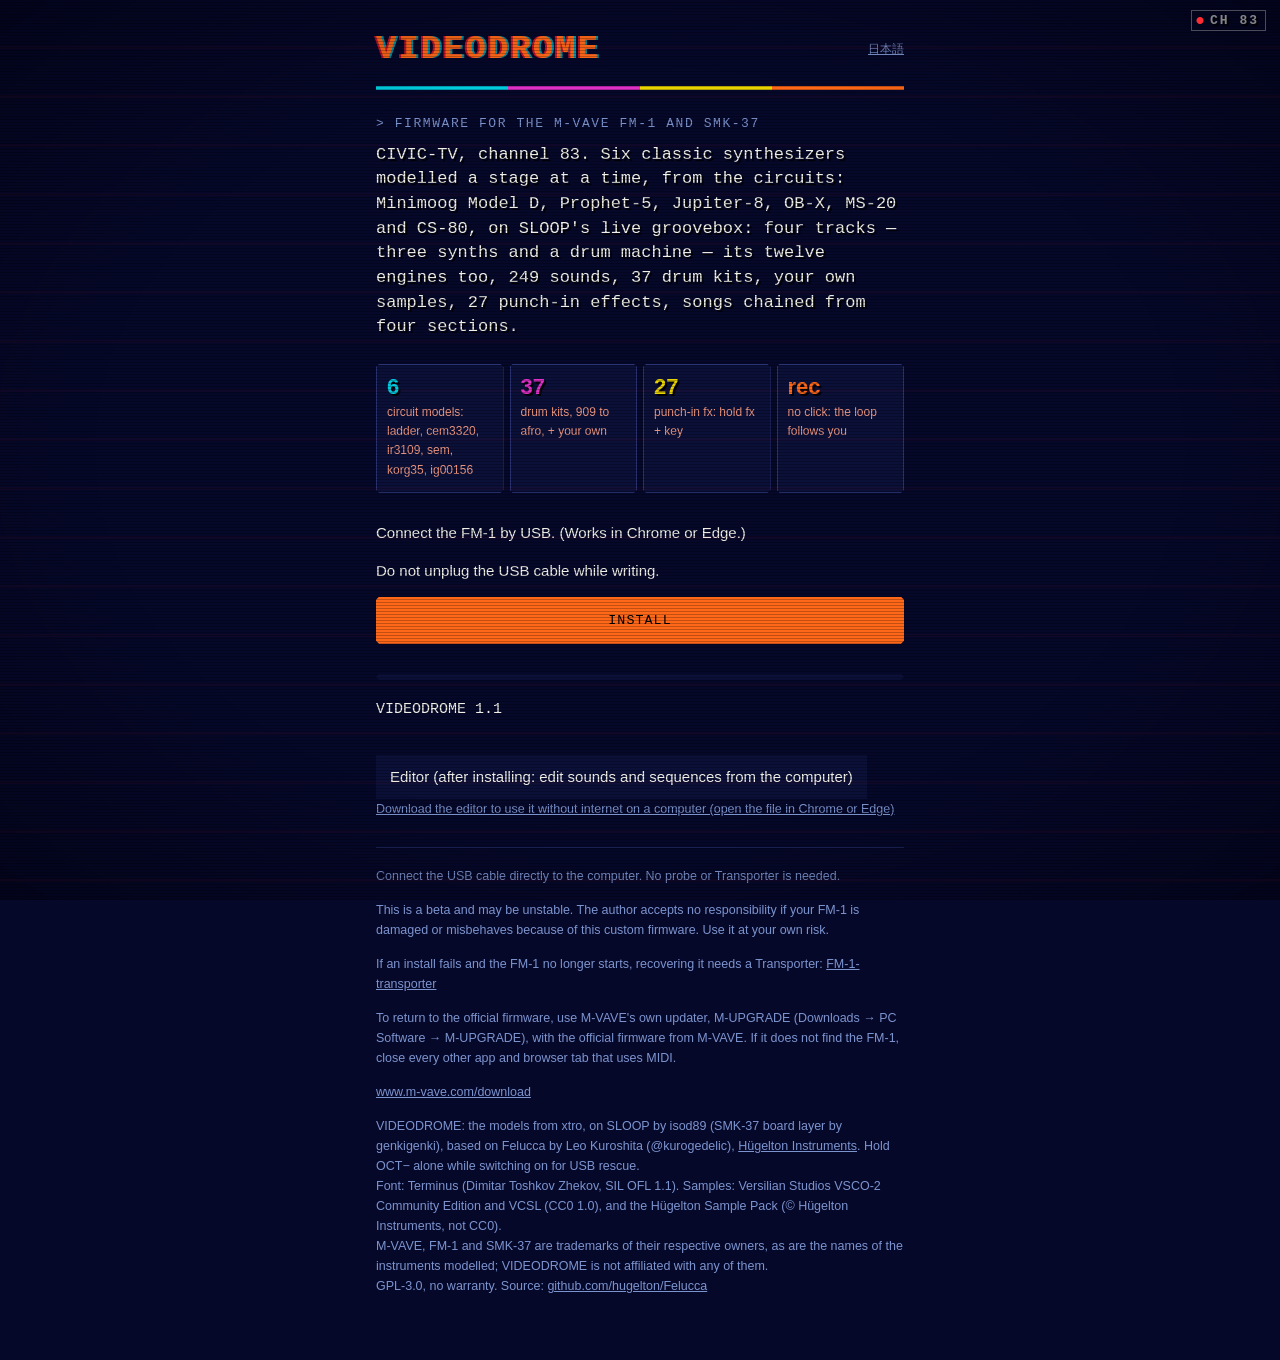
<file: docs/smk37/webapp/installer/index.html>
<!doctype html>
<!-- SPDX-License-Identifier: GPL-3.0-only
     Copyright (C) 2026 Leo Kuroshita (@kurogedelic), Hügelton Instruments -->
<html lang="en">
<head>
<meta charset="utf-8">
<meta name="viewport" content="width=device-width, initial-scale=1">
<title>VIDEODROME installer</title>
<!--PWA--><link rel="manifest" href="../sloop.webmanifest"><meta name="theme-color" content="#000000"><link rel="icon" href="../icon-192.png"><!--/PWA-->
<style>
  :root { --bg: #000; --fg: #f2f2f2; --dim: #8a8a92; --tile: #16161a; --line: #2a2a30;
          --blue: #00cce0; --green: #e030c8; --yellow: #e8d400; --orange: #ff6818; --red: #ff2c34;
          --vd: #ff6818; --vdr: #c81428; --vdc: #0096aa; }   /* VIDEODROME: the colour bars, the title card's orange */
  :root[data-theme="light"] { --bg: #f4f4f2; --fg: #111; --dim: #666; --tile: #e6e6e2; --line: #d0d0cc; }
  * { box-sizing: border-box; }
  body { margin: 0; background: var(--bg); color: var(--fg);
         font: 15px/1.6 "Helvetica Neue", -apple-system, BlinkMacSystemFont, Arial, sans-serif; }
  main { max-width: 560px; margin: 0 auto; padding: 32px 16px 48px; }
  .top { display: flex; align-items: center; justify-content: space-between; gap: 12px; }
  .logo svg { display: block; width: 220px; height: auto; }
  .vdmark { color: var(--vd); font: 700 34px/1 ui-monospace, Menlo, Consolas, monospace; letter-spacing: 2px;
            text-shadow: -2px 0 var(--vdr), 2px 0 var(--vdc); }
  .logo rect:first-child { fill: transparent; }
  .lang { font-size: 12px; color: var(--dim); cursor: pointer; text-decoration: underline; background: none;
          border: 0; padding: 0; text-transform: lowercase; }
  .strip { display: flex; height: 4px; margin: 20px 0 24px; }
  .strip i { flex: 1; } .strip i:nth-child(1) { background: var(--blue); } .strip i:nth-child(2) { background: var(--green); }
  .strip i:nth-child(3) { background: var(--yellow); } .strip i:nth-child(4) { background: var(--orange); }
  h1 { font-size: 13px; font-weight: 500; letter-spacing: .12em; text-transform: uppercase; color: var(--dim); margin: 0 0 8px; }
  .lead { font-size: 20px; line-height: 1.35; margin: 0 0 24px; }
  .tiles { display: grid; grid-template-columns: repeat(4, 1fr); gap: 6px; margin: 0 0 28px; }
  .tile { background: var(--tile); padding: 10px 10px 12px; border-top: 3px solid var(--c); min-height: 92px; }
  .tile b { display: block; font-size: 22px; font-weight: 600; color: var(--c); line-height: 1.1; }
  .tile span { display: block; font-size: 12px; color: var(--dim); text-transform: lowercase; margin-top: 4px; }
  p { margin: 0 0 14px; }
  button#go { font: 600 15px/1 inherit; font-family: inherit; background: var(--orange); color: #000; border: 0;
              padding: 16px 0; width: 100%; cursor: pointer; letter-spacing: .08em; text-transform: uppercase; }
  button#go:disabled { background: var(--tile); color: var(--dim); cursor: default; }
  #status { margin-top: 14px; min-height: 1.6em; font-variant-numeric: tabular-nums; }
  .small { color: var(--dim); font-size: 12.5px; }
  .small a, a { color: inherit; }
  progress { -webkit-appearance: none; appearance: none; width: 100%; height: 6px; margin-top: 16px; border: 0; background: var(--tile); }
  progress::-webkit-progress-bar { background: var(--tile); }
  progress::-webkit-progress-value { background: var(--orange); }
  progress::-moz-progress-bar { background: var(--orange); }
  pre { color: var(--dim); font-size: 11px; white-space: pre-wrap; margin-top: 12px; max-height: 160px; overflow: auto; }
  hr { border: 0; border-top: 1px solid var(--line); margin: 28px 0 18px; }
  [hidden] { display: none !important; }
  button.ed { font: inherit; color: var(--fg); border: 0; cursor: pointer; }
  .ed { display: inline-block; margin: 8px 0 0; padding: 10px 14px; background: var(--tile); text-decoration: none; }
  details { margin: 22px 0 0; } summary { cursor: pointer; font-weight: 600; }
  button#stock-go { font: 600 14px/1 inherit; font-family: inherit; background: var(--tile); color: var(--fg); border: 1px solid var(--line);
                    padding: 12px 16px; cursor: pointer; }
  button#stock-go:disabled { color: var(--dim); cursor: default; }
  @media (max-width: 420px) { .tiles { grid-template-columns: repeat(2, 1fr); } .logo svg { width: 170px; } }
  /* VD-SKIN */
  /* ---- VIDEODROME 1.1: CH 83, the skin of the editor, the installer and the uploader (web/vd_skin.css; copied into
     each page by tools/vd_skin.py, tests/site_test.py checks the copies). Public access after midnight: the dead-air
     blue of a community bulletin board, character-generator type with its drop edge, the chyron's yellow; xtro's panel
     vocabulary over it: chamfered frames, > prompts, [CHIP] names, hatched banners for what must not be missed. And
     under it the signal: a faint red in the raster. The firmware's palette CH 83 (gfx.c) in the same colours. ---- */
  :root {
    --ch-bg: #06082a; --ch-s1: #0b1038; --ch-s2: #141c4e; --ch-s3: #2a3474; --ch-line: #1a2254;
    --ch-dim: #7c94ce; --ch-fg2: #e6e6dc; --ch-fg: #f0f0e8; --ch-cg: #ffdc28; --ch-flesh: #ec9680; --ch-sig: #ff2c34;
    --ch-edge: 2px 2px 0 rgba(0, 0, 0, .85);                      /* the character generator's drop edge */
    --ch-chamfer: polygon(3px 0, calc(100% - 3px) 0, 100% 3px, 100% calc(100% - 3px), calc(100% - 3px) 100%, 3px 100%,
                          0 calc(100% - 3px), 0 3px);
    /* the pages' own names for them: the editor's, the installer's, the uploader's */
    --bg: var(--ch-bg); --s1: var(--ch-s1); --s2: var(--ch-s2); --s3: var(--ch-s3); --line: var(--ch-line);
    --dim: var(--ch-dim); --fg2: var(--ch-fg2); --fg: var(--ch-fg); --tile: var(--ch-s1); --panel: var(--ch-s1);
    --red: var(--ch-sig); --bad: var(--ch-sig); --osd: var(--ch-cg);
  }
  body { background: var(--bg); }
  /* xtro: one chamfer on every box (not while a control has the keyboard: its focus ring stays whole) */
  .card, .tile, .group, progress, .chainline, pre, .preview, select[size],
  button:not(:focus-visible), select:not(:focus-visible) { clip-path: var(--ch-chamfer); }
  .card, .tile, .group { border: 1px solid var(--ch-s3); }
  /* character-generator type: the drop edge on what is set large */
  h2, .lead, .tile b, #pagetitle, .sub { text-shadow: var(--ch-edge); }
  .lead, button#go, #status, h1 { font-family: ui-monospace, "Cascadia Mono", Menlo, Consolas, monospace; }
  .lead { font-size: 17px; line-height: 1.45; }
  button.pri:disabled, button#go:disabled { background: var(--ch-s1); color: var(--ch-s3); }
  /* xtro's prompts and chips: a section's title after a > , the page's name in brackets */
  .card > h2::before, .group > h2::before, main > h1::before { content: "> "; color: var(--ch-dim); text-shadow: none; }
  .card > h2::first-letter { color: inherit; }
  #pagetitle::before { content: "["; color: var(--ch-dim); margin-right: 2px; }
  #pagetitle::after { content: "]"; color: var(--ch-dim); margin-left: 2px; }
  .tabs button[aria-selected="true"]::before { content: "> "; color: var(--ch-cg); }
  /* the chyron's yellow for what is pressed, chosen or ready; the flesh tone for the quiet second line */
  ::selection { background: var(--ch-cg); color: #000; }
  .seg button[aria-pressed="true"], button.tog[aria-pressed="true"] { background: var(--ch-cg); color: #000; }
  .small, .dim, .tile span, footer { color: var(--ch-dim); }
  .tile span, .brand span { color: var(--ch-flesh); }
  /* the loud marker (xtro's banner): an error as a bar in the signal's red with hatched caps, the text knocked out */
  #status.err, #status.bad, .vd-banner {
    color: #000; background-color: var(--ch-sig); padding: 2px 18px; text-shadow: none; clip-path: var(--ch-chamfer);
    background-image: repeating-linear-gradient(45deg, rgba(0, 0, 0, .9) 0 2px, transparent 2px 4px),
                      repeating-linear-gradient(45deg, rgba(0, 0, 0, .9) 0 2px, transparent 2px 4px);
    background-size: 10px 100%, 10px 100%; background-position: left top, right top; background-repeat: no-repeat; }
  /* the station's bug in the corner, and its light: on the air */
  html::after { content: "CH 83"; position: fixed; top: 10px; right: 14px; z-index: 2147483001; pointer-events: none;
    font: 700 13px/1 ui-monospace, Menlo, Consolas, monospace; letter-spacing: 2px; color: rgba(240, 240, 232, .55);
    padding: 3px 6px 3px 18px; border: 1px solid rgba(240, 240, 232, .3); text-shadow: var(--ch-edge);
    background: radial-gradient(circle at 8px 50%, var(--ch-sig) 0 3px, transparent 4px); animation: ch-air 2.4s steps(1) infinite; }
  @keyframes ch-air { 50% { background: none; } }
  @media (prefers-reduced-motion: reduce) { html::after { animation: none; } }
  /* the raster, and the signal under it: a faint red band now and then between the scanlines */
  body.crt::after { content: ""; position: fixed; inset: 0; pointer-events: none; z-index: 2147483000;
    background: repeating-linear-gradient(to bottom, transparent 0, transparent 2px, rgba(0, 0, 0, .24) 2px, rgba(0, 0, 0, .24) 3px),
                repeating-linear-gradient(to bottom, transparent 0, transparent 46px, rgba(255, 24, 40, .035) 46px, rgba(255, 24, 40, .035) 49px),
                radial-gradient(ellipse at center, transparent 60%, rgba(0, 0, 10, .45) 100%); }
  @media print { body.crt::after, html::after { display: none; } }
  /* ---- /VIDEODROME 1.1 ---- */
  /* /VD-SKIN */
</style>
</head>
<body class="crt">
<main>
  <div class="top"><div class="logo"><span class="vdmark">VIDEODROME</span></div><button class="lang" id="lang"></button></div>
  <div class="strip"><i></i><i></i><i></i><i></i></div>
  
  
  <h1>Firmware for the M-VAVE FM-1 and SMK-37</h1>
  <p class="lead">CIVIC-TV, channel 83. Six classic synthesizers modelled a stage at a time, from the circuits: Minimoog Model D, Prophet-5, Jupiter-8, OB-X, MS-20 and CS-80, on SLOOP's live groovebox: four tracks — three synths and a drum machine — its twelve engines too, 249 sounds, 37 drum kits, your own samples, 27 punch-in effects, songs chained from four sections.</p>
  <div class="tiles">
    <div class="tile" style="--c: var(--blue)"><b>6</b><span>circuit models: ladder, CEM3320, IR3109, SEM, KORG35, IG00156</span></div>
    <div class="tile" style="--c: var(--green)"><b>37</b><span>drum kits, 909 to afro, + your own</span></div>
    <div class="tile" style="--c: var(--yellow)"><b>27</b><span>punch-in fx: hold fx + key</span></div>
    <div class="tile" style="--c: var(--orange)"><b>rec</b><span>no click: the loop follows you</span></div>
  </div>
  <p data-t="intro"></p>
  <p data-t="warn"></p>
  <p><button id="go" disabled data-t="install"></button></p>
  <progress id="bar" max="100" value="0"></progress>
  <p id="status"></p>
  <pre id="log"></pre>
  <a class="ed" href="../editor/" data-t="editor"></a>
  <p class="small"><a href="../editor/sloop-editor.html" download="sloop-editor-1.1.html" data-t="edOffline"></a></p>
  <p><button id="app" class="ed" hidden data-t="appInstall"></button></p>
  <hr>
  <p class="small" data-t="direct"></p>
  <p class="small" data-t="beta"></p>
  <p class="small"><span data-t="brick"></span>
    <a href="https://github.com/kurogedelic/FM-1-transporter" target="_blank" rel="noopener">FM-1-transporter</a></p>
  <p class="small" data-t="back"></p>
  <p class="small"><a href="https://www.m-vave.com/download" target="_blank" rel="noopener">www.m-vave.com/download</a></p>
  <p class="small">VIDEODROME: the models from xtro, on SLOOP by isod89 (SMK-37 board layer by genkigenki), based on Felucca by Leo Kuroshita (@kurogedelic), <a href="https://hugelton.com" target="_blank" rel="noopener">Hügelton Instruments</a>.
    Hold OCT− alone while switching on for USB rescue.<br>
    Font: Terminus (Dimitar Toshkov Zhekov, SIL OFL 1.1). Samples: Versilian Studios VSCO-2 Community Edition and VCSL (CC0 1.0), and the Hügelton Sample Pack (© Hügelton Instruments, not CC0).<br>
    M-VAVE, FM-1 and SMK-37 are trademarks of their respective owners, as are the names of the instruments modelled; VIDEODROME is not affiliated with any of them.<br>
    <span data-t="license"></span> <a href="https://github.com/hugelton/Felucca" target="_blank" rel="noopener">github.com/hugelton/Felucca</a></p>
</main>
<script type="module">
// SPDX-License-Identifier: GPL-3.0-only
// Copyright (C) 2026 Leo Kuroshita (@kurogedelic), Hügelton Instruments
//
// FM-1 (and M-Vave SMK-37 Pro) .fwsc packages in the browser: the package identity and the image the
// device reads during an update.

const BLOCKS = 20, BLK = 0x30, KEEP = 0x2F, MAX_BLOCKS = 64;

const printable = (m, i) => { const c = (m - i - 1) & 0xFF; return c >= 0x20 && c < 0x7F; };

// the identity blocks: 20, or more when the identity is longer (the Starrykey 37 Play V016's "STARRYKEY-37 PLAY_016"
// takes 21): further identity markers count only when unused 0x7D markers follow them (the 36-block layout)
function identityBlocks(fwsc) {
  let n = BLOCKS;
  while (n < MAX_BLOCKS && (n + 1) * BLK <= fwsc.length && fwsc[n * BLK + KEEP] !== 0x7D && printable(fwsc[n * BLK + KEEP], n)) n++;
  return n > BLOCKS && (n + 1) * BLK <= fwsc.length && fwsc[n * BLK + KEEP] === 0x7D ? n : BLOCKS;
}

// interleave blocks: the identity blocks, then more while the marker is the unused 0x7D (the stock SMK-37 Pro,
// MKE-P37 and Starrykey 37 Play V016 have 36)
function blockCount(fwsc) {
  let n = identityBlocks(fwsc);
  while (n < MAX_BLOCKS && (n + 1) * BLK <= fwsc.length && fwsc[n * BLK + KEEP] === 0x7D) n++;
  return n;
}

// the package identity ("FM-1_904", "SMK-37 Pro_016"): one marker byte after each identity block (0x7D: none);
// past the first 20 only when the package really has those blocks (logicalImage's count)
function productOf(fwsc) {
  if (fwsc.length < BLOCKS * BLK) throw new Error("not an FM-1 package (too short)");
  const ib = identityBlocks(fwsc), n = ib === BLOCKS ? BLOCKS : Math.min(ib, layout(fwsc).blocks);
  let s = "";
  for (let i = 0; i < n; i++) {
    const m = fwsc[i * BLK + KEEP];
    if (m !== 0x7D) s += String.fromCharCode((m - i - 1) & 0xFF);
  }
  return s;
}

function deinterleave(fwsc, blocks) {
  const out = new Uint8Array(fwsc.length - blocks);
  for (let i = 0; i < blocks; i++) out.set(fwsc.subarray(i * BLK, i * BLK + KEEP), i * KEEP);
  out.set(fwsc.subarray(blocks * BLK), blocks * KEEP);
  return out;
}

function crc16(d, c = 0) {                 // CRC-16/XMODEM, as the package and the device use
  for (const b of d) {
    c ^= b << 8;
    for (let k = 0; k < 8; k++) c = c & 0x8000 ? ((c << 1) ^ 0x1021) & 0xFFFF : (c << 1) & 0xFFFF;
  }
  return c;
}

function jlDec(b) {                        // JieLi ENC stream cipher (its own inverse)
  const out = Uint8Array.from(b);
  let key = 0xFFFF;
  for (let i = 0; i < out.length; i++) {
    out[i] ^= key & 0xFF;
    key = ((key << 1) ^ (key & 0x8000 ? 0x1021 : 0)) & 0xFFFF;
  }
  return out;
}

// the logical image's flash.bin (type 0) and ota.bin (type 100) match their CRCs (as fm1_install.py)
function filesOk(img) {
  if (img.length < 0x40) return false;
  const h = jlDec(img.subarray(0, 0x40)), rd = (a, o, n) => a.slice(o, o + n).reduce((v, x, i) => v + x * 2 ** (8 * i), 0);
  if (crc16(h.subarray(2, 0x40)) !== rd(h, 0, 2)) return false;
  const count = rd(h, 8, 2);
  if (count < 1 || count > 8 || img.length < 0x40 + 0x50 * count) return false;
  for (let i = 0; i < count; i++) {
    const e = jlDec(img.subarray(0x40 + i * 0x50, 0x90 + i * 0x50));
    const typ = rd(e, 0, 2), off = rd(e, 8, 4), size = rd(e, 12, 4);
    if (off + size > img.length) return false;
    if ((typ === 0 || typ === 100) && crc16(img.subarray(off, off + size)) !== rd(e, 4, 2)) return false;
  }
  return true;
}

// the image the device addresses during an update: the .fwsc without the marker bytes (20 blocks, or the
// detected count when the files' CRCs agree: a 20-block package can have 0x7D after block 20 by chance)
function layout(fwsc) {
  const n = blockCount(fwsc);
  if (n !== BLOCKS) {
    const img = deinterleave(fwsc, n);
    if (filesOk(img) || !filesOk(deinterleave(fwsc, BLOCKS))) return { blocks: n, image: img };
  }
  return { blocks: BLOCKS, image: deinterleave(fwsc, BLOCKS) };
}
function logicalImage(fwsc) { return layout(fwsc).image; }

// The official FM-1 V15 (M-VAVE Downloads -> PC Firmware -> FM-1 V15, FM-1.fwsc), for the return to the
// official firmware: only that exact file is accepted (its SHA-256 pins every byte: the loader, the app, the
// layout; the name of the file proves nothing). The digest is the one Felucca 1.0 pins.
const STOCK_V15_SHA256 = "db1642b2b6fa5c2cccb11ffd13878068bb28601678d3644049f99dc40e7edb8a";
const STOCK_V15_SIZE = 699956;
const STOCK_V15_PRODUCT = "FM-1_015";
// The official SMK-37 Pro V016 (SMK-37_Pro_016.fwsc, 36 interleave blocks), for the return of an SMK-37 Pro.
const STOCK_SMK016_SHA256 = "2d98ce72530e71d617384963423820536f094501299e2cfec0a8d3c3fb6bcfb0";
const STOCK_SMK016_SIZE = 705252;
const STOCK_SMK016_PRODUCT = "SMK-37 Pro_016";

async function sha256hex(bytes) {
  const d = await crypto.subtle.digest("SHA-256", bytes);
  return [...new Uint8Array(d)].map((x) => x.toString(16).padStart(2, "0")).join("");
}

// The official SMK-37 range packages known here (M-Vave Downloads -> PC Firmware): informational only (the page
// tags them "known"); M-Vave's next release is accepted by its structure (identifyStockPackage). The files
// themselves are never shipped, the user downloads them from M-Vave. product: the identity the keyboard reports
// once it runs the package (the Starrykey's 21 characters do not fit the 20 identity blocks of its V015 package:
// that one carries "STARRYKEY-37 PLAY_01", so it is accepted only as this known file).
const STOCK_SMK = [
  { name: "SMK-37 Pro", version: "016", product: "SMK-37 Pro_016", size: 705252, sha256: STOCK_SMK016_SHA256 },
  { name: "SMK-37 Pro", version: "015", product: "SMK-37 Pro_015", size: 701140, sha256: "f7f1831cd7c9ad8b4831b6e71ea0bdbcdff9ae4c4077276b3c965511bf4d4fff" },
  { name: "SMK-37 Elite", version: "016", product: "SMK-37 Elite_016", size: 705236, sha256: "b2ee38abfef3ae922e4eecdb8a551e14345300ae6f270265feacd33b6ef99cb6" },
  { name: "SMK-37 Elite", version: "015", product: "SMK-37 Elite_015", size: 701140, sha256: "6cb061bda6fc4a285a1a1014e4fc30782278fa62bdc3add75d14b29d4d76253e" },
  { name: "MKE-P37", version: "016", product: "MKE-P37_016", size: 705252, sha256: "4306ae5b765ab9afb790edf6d02fa75e872897dbd319049e3956ddd283a51429" },
  { name: "MKE-P37", version: "015", product: "MKE-P37_015", size: 701140, sha256: "280ee7aae59a17c38bc2e854802c7d08f076e51afff13eb5315ad3748476491f" },
  { name: "Starrykey 37 Play", version: "016", product: "STARRYKEY-37 PLAY_016", size: 705252, sha256: "3cd57cdd90ee60501c549b9dde53503ef468122e2f34dc110876eefdaf9be3b3" },
  { name: "Starrykey 37 Play", version: "015", product: "STARRYKEY-37 PLAY_015", size: 701140, sha256: "3ef5d835e88324a925593e1e6959106e16abeabbabf824263803bb236b09224b" },
];

// the SMK-37 range's model names in a stock identity, and the names the page shows
const STOCK_MODELS = { "SMK-37 PRO": "SMK-37 Pro", "SMK-37 ELITE": "SMK-37 Elite", "MKE-P37": "MKE-P37", "STARRYKEY-37 PLAY": "Starrykey 37 Play" };

function badPackage(code, msg) { const e = new Error(msg); e.code = code; return e; }

// an M-Vave stock package for the SMK-37 range -> { name, version, product, model, image, known } (image: the
// logical image the loader writes, as fm1_install.py --force: the detected block count). Accepted by structure, so
// M-Vave's next release works too: the package parses, its files' CRCs agree, its identity is an SMK-37 range model
// with a stock version (_000.._099); known: the SHA-256 is one of STOCK_SMK (informational). Refused (code):
// "fm1" (an FM-1 package, another device), "ours" (one of our firmwares, _7xx/_8xx/_9xx: installed above),
// "damaged" (the files' CRCs disagree), "unknown" (anything else)
async function identifyStockPackage(bytes) {
  const sha = await sha256hex(bytes);
  if (bytes.length === STOCK_V15_SIZE && sha === STOCK_V15_SHA256)
    throw badPackage("fm1", "this is the official FM-1 firmware: it is for the FM-1, not for an SMK-37 keyboard");
  let product, image;
  try { product = productOf(bytes); image = logicalImage(bytes); }
  catch (_) { throw badPackage("unknown", "not an M-Vave firmware package for the SMK-37 range"); }
  const k = STOCK_SMK.find((x) => x.size === bytes.length && x.sha256 === sha);
  const m = /^(.+)_(\d{3})$/.exec(product);
  if (/^FM-1(_|$)/i.test(product))
    throw badPackage("fm1", "this is an FM-1 firmware: it is for the FM-1, not for an SMK-37 keyboard");
  if (m && /^[789]\d\d$/.test(m[2]) && (STOCK_MODELS[m[1].toUpperCase()] || /^SMK-37/i.test(m[1])))
    throw badPackage("ours", "this is one of our firmwares (" + product + "): install it above, not here");
  const known = k && k.product.startsWith(product), name = m && STOCK_MODELS[m[1].toUpperCase()];
  if (!known && (!name || Number(m[2]) > 99)) throw badPackage("unknown", "not an M-Vave firmware package for the SMK-37 range");
  if (!filesOk(image)) throw badPackage("damaged", "the package is damaged (its CRCs do not match)");
  if (known) return { ...k, model: k.product.split("_")[0], image, known: true };
  return { name, version: m[2], product, model: m[1], image, known: false };
}

async function validateStockPackage(bytes) {
  if (bytes.length === STOCK_V15_SIZE && await sha256hex(bytes) === STOCK_V15_SHA256 && productOf(bytes) === STOCK_V15_PRODUCT)
    return { product: STOCK_V15_PRODUCT, image: logicalImage(bytes) };
  try { const k = await identifyStockPackage(bytes); return { product: k.product, image: k.image }; } catch (_) { /* below */ }
  throw new Error("select the unmodified official FM-1 V15 file (FM-1.fwsc) or an official SMK-37 firmware (.fwsc) from M-Vave");
}

// SPDX-License-Identifier: GPL-3.0-only
// Copyright (C) 2026 Leo Kuroshita (@kurogedelic), Hügelton Instruments
//
// The FM-1 USB-MIDI update protocol (M-UPGRADE compatible) over WebMIDI.
// Step 1: the running firmware reads parts of the package and stages the update
// loader. Step 2: the loader reads the whole image and writes it. In both steps
// the device sends cmd 0x30 read requests on the logical image and we answer.

const HS_QUERY = [0xF0, 0x00, 0x32, 0x45, 0x00, 0x00, 0x00, 0x40, 0x7F, 0xF7];
const UPGRADE = [0xF0, 0x22, 0x24, 0x35, 0x7F, 0xF7];
const MAXDATA = 512;
const sleep = (ms) => new Promise((r) => setTimeout(r, ms));
const IS_OTA = (id) => /^ota-/i.test(id.model);
// the update loader of SLOOP / Felucca packages ("ota-FM-1_9XX", "ota-SMK-37 Pro_9XX"; the SMK ports also under the
// Elite's and the MKE-P37's model name, Makkuro37 _7XX). A device left in the update mode of another firmware (the
// stock updater's loader) is never written: its loader may lay the image out differently. The bare "SMK-37" name
// ("ota-SMK-37_931") is ChanceTheMaker's SMK firmwares' RAM updater: another package format, so not ours.
const OUR_LOADER = (id) => /^ota-(FM-1|SMK-37 Pro|SMK-37 Elite|MKE-P37)_[789]\d\d$/i.test(id.text);
// ChanceTheMaker's SMK firmwares (Felucca SMK, Sloop SMK, Melodee SMK, Doom): "SMK-37_9NN", their own updater
const OTHER_SMK = (id) => /^(ota-)?SMK-37_9\d\d$/i.test(id.text);
// the SMK-37 Pro, SMK-37 Elite, MKE-P37, Starrykey 37 Play and the SMK-37+VA mod: one keyboard under several model
// names, so a package for one runs on all of them (also "SMK-37", the name other firmwares report); an FM-1 is
// another device
const SMK_FAMILY = /^(ota-)?(SMK-37([ +].*)?|MKE-P37|STARRYKEY-37.*)$/i;
const sameKeyboard = (a, b) => a === b || (SMK_FAMILY.test(a) && SMK_FAMILY.test(b));   // two models
// an official package on the connected keyboard (the return to the M-Vave firmware): "same" (its model), "other"
// (another model of the same keyboard: allowed, the page warns), "unknown" (the keyboard does not name its model,
// as "SMK-37" or "SMK-37+VA": allowed, the page warns), "refuse" (another device: FM-1 and SMK never mix)
const NAMED = /^(SMK-37 Pro|SMK-37 Elite|MKE-P37|STARRYKEY-37 PLAY)$/i;
function stockFit(deviceModel, product) {
  const dm = deviceModel.replace(/^ota-/i, ""), pm = product.split("_")[0];
  if (!sameKeyboard(dm, pm)) return "refuse";
  if (dm.toLowerCase() === pm.toLowerCase()) return "same";
  return NAMED.test(dm) ? "other" : "unknown";
}
// the MIDI ports find() probes: the FM-1 / SMK models' and the firmwares' names; other gear is never sent anything
const PORT_RE = /fm-1|smk|elite|mke-p37|starry|felucca|sloop|clipper|melodee|fomni|x0x|makkuro|maku|rainbow|snoop|vector|vox|ota|composite|sinco|usb-midi/i;
// a port name without its in / out part (Windows names a device's second port pair "MIDIIN2 (X)" / "MIDIOUT2 (X)")
const portBase = (n) => n.replace(/^MIDI(?:IN|OUT)(\d*) \((.*)\)$/i, "$2 $1").replace(/[ -](?:in|out|input|output)$/i, "").trim().toLowerCase();

// errors carry a code the pages translate: notfound, model, stopped, noloader, lost, noreturn,
// mismatch (detail: the identity the device reports), badreq, foreign (detail: the loader's identity)
function fail(code, msg, detail = "") { const e = new Error(msg); e.code = code; e.detail = detail; return e; }

function pack7(data) {
  const out = []; let acc = 0, nb = 0;
  for (const b of data) {
    acc |= b << nb; nb += 8;
    while (nb >= 7) { out.push(acc & 0x7F); acc >>>= 7; nb -= 7; }
  }
  if (nb) out.push(acc & 0x7F);
  return out;
}

function unpack7(s) {
  const out = []; let acc = 0, nb = 0;
  for (const b of s) {
    acc |= (b & 0x7F) << nb; nb += 7;
    while (nb >= 8) { out.push(acc & 0xFF); acc >>>= 8; nb -= 8; }
  }
  return out;
}

function response(addr, data, fl = 0) {
  const len = data.length;
  const body = [0x00, 0x59, 0x30, (len + 8) & 0xFF, ((len + 8) >> 8) & 0xFF, 0, fl,
    addr & 0xFF, (addr >>> 8) & 0xFF, (addr >>> 16) & 0xFF, (addr >>> 24) & 0xFF,
    len & 0xFF, (len >> 8) & 0xFF, 0, ...data];
  let s = 0;
  for (let i = 6; i < body.length; i++) s += body[i];
  body.push(~s & 0xFF);
  return [0xF0, ...pack7(body), 0xF7];
}

function parseRequest(pkt) {
  if (pkt[0] !== 0xF0 || pkt[pkt.length - 1] !== 0xF7) return null;
  const u = unpack7(pkt.slice(1, -1));
  if (u.length !== 15 || u[0] !== 0 || u[1] !== 0x59 || u[2] !== 0x30) return null;
  let s = 0;
  for (let i = 6; i < 14; i++) s += u[i];
  if ((~s & 0xFF) !== u[14]) return null;
  return { fl: u[6], addr: (u[7] | (u[8] << 8) | (u[9] << 16) | (u[10] << 24)) >>> 0, len: u[11] | (u[12] << 8) | (u[13] << 16) };
}

function parseIdentity(pkt) {
  const d = unpack7(pkt.slice(1, -1));
  if (d.length !== 34 || d[0] !== 0 || d[1] !== 0x59 || d[2] !== 0x11) return null;
  const txt = String.fromCharCode(...d.slice(6, 33)).split("\0")[0];   // (some firmwares end the text early)
  const m = /^([^_]+)_(\d+)$/.exec(txt);
  return m ? { text: txt, model: m[1], version: parseInt(m[2], 10) } : null;
}

// one MIDI in/out pair with a SysEx queue
class Link {
  constructor(input, output) {
    this.input = input; this.output = output; this.q = []; this.waiter = null;
    input.onmidimessage = (ev) => {
      if (ev.data[0] !== 0xF0) return;
      this.q.push(Array.from(ev.data));
      if (this.waiter) { const w = this.waiter; this.waiter = null; w(); }
    };
  }
  get lost() { return this.input.state === "disconnected" || this.output.state === "disconnected"; }
  // false when the port is gone (unplugged): WebMIDI throws on a disconnected output
  send(bytes) {
    try { this.output.send(bytes); return true; } catch (_) { return false; }
  }
  drain() { this.q.length = 0; }
  async read(ms) {
    if (!this.q.length) {
      let tm;
      await Promise.race([new Promise((r) => { this.waiter = r; }), new Promise((r) => { tm = setTimeout(r, ms); })]);
      clearTimeout(tm);
      this.waiter = null;
    }
    return this.q.shift() || null;
  }
  // detach the callback only; do NOT close the MIDI ports. find()/probe() reuse the same input across
  // several output candidates (e.g. the always-present "Microsoft GS Wavetable Synth" is probed before
  // the FM-1's own output), and closing the input between candidates raced its re-open and broke the
  // handshake with a device that is present ("FM-1 not found" with the port listed). Leaving ports open
  // is the long-standing behaviour.
  close() { this.input.onmidimessage = null; }
}

async function handshake(link, tries = 3) {
  link.drain();
  for (let t = 0; t < tries; t++) {
    if (!link.send(HS_QUERY)) return null;
    const end = Date.now() + 1000;
    while (Date.now() < end) {
      const p = await link.read(end - Date.now());
      if (!p) break;
      const id = parseIdentity(p);
      if (id) return id;
    }
  }
  return null;
}

class Updater {
  // opts.all: probe every MIDI port, not only PORT_RE's (the handshake query is harmless to other gear)
  constructor(access, log, opts = {}) {
    this.access = access;
    this.log = log || (() => {});
    this.all = !!opts.all;
    this.said = new Set();
  }

  say(t) { if (!this.said.has(t)) { this.said.add(t); this.log(t); } }   // each port line once

  // one input against its candidate outputs: the matching port first (same name, the same base name
  // ("MIDIIN2 (Felucca)" / "MIDIOUT2 (Felucca)"), or one name contains the other, so input "Felucca" pairs
  // with output "MIDIOUT2 (Felucca)" without probing unrelated outputs like "Microsoft GS Wavetable Synth"),
  // then (the fallback) any live output. A pair counts only when it answers the FM-1 handshake and passes
  // the filter.
  async probe(input, outs, filter) {
    if (input.state === "disconnected") return null;
    const live = outs.filter((o) => o.state !== "disconnected");
    const name = input.name || "";
    const named = live.filter((o) => o.name === name || portBase(o.name || "") === portBase(name) ||
      (name && o.name && (o.name.includes(name) || name.includes(o.name))));
    for (const output of (named.length ? named : live)) {
      try { await input.open(); await output.open(); } catch (_) { this.say(`port "${name}": cannot open (in use?)`); continue; }
      const link = new Link(input, output);
      const id = await handshake(link, 2);
      this.say(`port "${name}" / "${output.name}": ${id ? id.text : "no answer"}`);
      if (id && (!filter || filter(id))) return { link, id, name: input.name };
      link.close();
    }
    return null;
  }

  // the FM-1 (or its update loader) among the MIDI ports. Named ports first (fast, and other gear is
  // never touched). With deep=true (hunting the re-enumerated update loader only), if no named port
  // matched, the remaining ports are probed too and accepted SOLELY when they answer the FM-1 handshake
  // (other gear returns no valid identity). Windows often names the update loader generically (e.g.
  // "USB MIDI Device"), so a name filter alone misses it and the loader seems to "not appear": this
  // handshake fallback is what makes the loader reliably found, without probing other gear when looking
  // for the running firmware (which always names itself).
  async find(filter, deep = false) {
    const outs = [...this.access.outputs.values()];
    const inputs = [...this.access.inputs.values()].filter((i) => i.state !== "disconnected");
    for (const input of inputs)
      if (this.all || PORT_RE.test(input.name || "")) {
        const dev = await this.probe(input, outs, filter);
        if (dev) return dev;
      } else if (!deep) this.say(`port "${input.name || ""}": not probed`);   // never probe other gear
    if (deep && !this.all)
      for (const input of inputs)
        if (!PORT_RE.test(input.name || "")) {
          const dev = await this.probe(input, outs, filter);
          if (dev) return dev;
        }
    return null;
  }

  // the MIDI inputs there are, for the "not found" message: " (MIDI: a, b)" (a port the installer skipped shows)
  seen() {
    const names = [...this.access.inputs.values()].filter((p) => p.state !== "disconnected").map((p) => p.name || "?");
    return names.length ? ` (MIDI: ${names.join(", ")})` : " (MIDI: none)";
  }

  async waitFor(filter, ms, deep = false) {
    const end = Date.now() + ms;
    while (Date.now() < end) {
      const dev = await this.find(filter, deep);
      if (dev) return dev;
      await sleep(1000);
    }
    return null;
  }

  // serve read requests until the device asks for one of the finish addresses; stops early
  // when the port disappears (lost: true) instead of waiting out idleMs
  async serve(link, image, finishAddr, idleMs, onProgress) {
    let served = 0, last = Date.now();
    for (;;) {
      const pkt = await link.read(1000);
      if (!pkt) {
        if (link.lost) return { served, finished: false, lost: true };
        if (Date.now() - last > idleMs) return { served, finished: false };
        continue;
      }
      const r = parseRequest(pkt);
      if (!r) continue;
      last = Date.now();
      if (r.addr === 0xE0000000 || r.addr === 0xF0000000) {
        link.send(response(r.addr, [...new TextEncoder().encode("success"), 0]));
        if (r.addr === finishAddr) return { served, finished: true };
        continue;
      }
      if (r.len > MAXDATA || r.addr + r.len > image.length) throw fail("badreq", `bad request ${r.addr.toString(16)}+${r.len}`);
      await sleep(10);
      if (!link.send(response(r.addr, Array.from(image.subarray(r.addr, r.addr + r.len)), r.fl))) {
        return { served, finished: false, lost: true };
      }
      served++;
      if (onProgress) onProgress(served, r.addr);
    }
  }

  // full install: running firmware -> loader -> new firmware. anyModel: the package may be for another model of the
  // same keyboard (an SMK-37 Elite package on a unit that reports SMK-37 Pro); never an FM-1 one on an SMK, nor back
  async install(image, product, onStep, anyModel = false, opts = {}) {
    const step = onStep || (() => {});
    const dev = await this.find((id) => !IS_OTA(id));
    if (!dev) throw fail("notfound", "FM-1 not found (USB cable, and no other app using it?)", this.seen());
    if (OTHER_SMK(dev.id)) { dev.link.close(); throw fail("other", `the keyboard runs a firmware with its own updater (${dev.id.text}): nothing was sent`, dev.id.text); }
    const [model] = product.split("_");
    const refusal = boardRefusal(dev.id.model, image, opts.fm1Confirmed);   // (the package's board, before anything)
    if (refusal) { dev.link.close(); throw refusal; }
    if (dev.id.model !== model && !(anyModel && sameKeyboard(dev.id.model, model))) { dev.link.close(); throw fail("model", `the device is ${dev.id.text}, the package is for ${product}`); }
    step("start", dev.id.text);
    dev.link.send(UPGRADE);
    await sleep(2000);
    const s1 = await this.serve(dev.link, image, 0xE0000000, 8000, (n) => step("verify", n));
    dev.link.close();
    // some firmwares restart into their loader at once, without step 1: such a loader (ours, of this keyboard) goes on
    const jumped = !s1.finished && s1.lost && s1.served === 0;
    if (!s1.finished && !jumped) throw fail(s1.lost ? "lost" : "stopped", `the device ${s1.lost ? "was disconnected" : "stopped"} after ${s1.served} requests: nothing was written`);
    step("loader");
    await sleep(3000);
    const ota = await this.waitFor(IS_OTA, jumped ? 15000 : 60000, true);
    if (jumped && !(ota && OUR_LOADER(ota.id) && sameKeyboard(ota.id.model.replace(/^ota-/i, ""), dev.id.model))) {
      if (ota) ota.link.close();
      throw fail(ota ? "foreign" : "lost", ota ? `the device restarted into the update mode of another firmware (${ota.id.text}): nothing was written`
        : "the device was disconnected after 0 requests: nothing was written", ota ? ota.id.text : "");
    }
    if (!ota) throw fail("noloader", "the update loader did not appear. Replug the USB cable and press Install again: the device stays in update mode until it is finished.", this.seen());
    const s2 = await this.write(ota, image, step);
    if (!s2.finished) throw fail(s2.lost ? "lost" : "stopped", `the loader ${s2.lost ? "was disconnected" : "stopped"} after ${s2.served} requests. Replug and press Install again to resume.`);
    step("reboot");
    await sleep(3000);
    const back = await this.waitFor((id) => !IS_OTA(id), 60000);
    if (!back) throw fail("noreturn", "the device did not come back: power-cycle it");
    back.link.close();
    if (back.id.text !== product) throw fail("mismatch", `installed, but the device reports ${back.id.text}`, back.id.text);
    step("done", back.id.text);
    return back.id.text;
  }

  // step 2 with the loader found by find()/waitFor()
  async write(ota, image, step) {
    ota.link.send(UPGRADE);
    await sleep(2000);
    const s2 = await this.serve(ota.link, image, 0xF0000000, 180000, (n) => step("write", n));
    ota.link.close();
    return s2;
  }

  // resume: the device is already in update mode (loader) -> true when the write finished. Only SLOOP's
  // own loader is resumed, except for the return to the official firmware (opts.product: the official
  // package, its identity checked once the FM-1 is back, after Felucca 1.0): that one is the official
  // loader's own image, as M-UPGRADE would write it. opts.package: the identity of the package being
  // written; the loader's model must match it (or opts.product's) by install()'s rule (the same model, or with
  // opts.anyModel another model of the same keyboard), and without either identity nothing is written
  async resume(image, onStep, opts = {}) {
    const ota = await this.find(IS_OTA, true);
    if (!ota) return false;
    if (!OUR_LOADER(ota.id) && !opts.product) {
      ota.link.close();
      throw fail("foreign", `the FM-1 is in the update mode of another firmware (${ota.id.text}): finish that update with its own updater`, ota.id.text);
    }
    const want = opts.product || opts.package || "";
    const refusal = boardRefusal(ota.id.model, image, opts.fm1Confirmed);
    if (refusal) { ota.link.close(); throw refusal; }
    const [lm, pm] = [ota.id.model.replace(/^ota-/i, ""), want.split("_")[0]];
    if (!want || (lm !== pm && !(opts.anyModel && sameKeyboard(lm, pm)))) {
      ota.link.close();
      throw fail("model", `the device is in the update mode of ${ota.id.text}, the package is for ${want || "an unknown model"}`, ota.id.text);
    }
    const step = onStep || (() => {});
    if (!(await this.write(ota, image, step)).finished) return false;
    if (opts.product) {
      step("reboot");
      await sleep(3000);
      const back = await this.waitFor((id) => !IS_OTA(id), 60000);
      if (!back) throw fail("noreturn", "the FM-1 did not come back after the write: power-cycle it");
      back.link.close();
      if (back.id.text !== opts.product) throw fail("mismatch", `written, but the FM-1 reports ${back.id.text}`, back.id.text);
      step("done", back.id.text);
    }
    return true;
  }
}

// ---- the package's board: read from the package itself, never from an identity ----
// The FM-1's and the SMK-37's official packages share the head (0x0-0x3FFF) and the update loader, and a third-party
// FM-1 firmware running on an SMK-37 reports an FM-1 identity: no identity tells the board. Installed on an SMK-37,
// the FM-1's stock package erases the factory calibration (BTIF / USRTRIM 0xC0000-0xC1FFF) and writes the FM-1's
// USR image over the SMK's (0xF4000). So the board comes from the package: flash.bin's length (SMK-37 0x9D000,
// FM-1 0x93000), its region table (app offset 0x60 = flash 0x4060-0x411F, SFC-enciphered with the chip key 0x980F:
// BTIF and USR at 0xC0000 / 0xF4000 on the SMK-37, 0xE9000 / 0xEA000 on the FM-1) and a USR image's place (UFW
// entry 50).
const FM1_STOCK_MSG = "This is the FM-1 firmware. Your keyboard is an SMK-37? Don't install it.";
const FM1_CONFIRM_MSG = FM1_STOCK_MSG + " On an SMK-37 it erases the keyboard's calibration. Install it only on an FM-1." +
  " SMK-37 owners whose keyboard runs an FM-1 firmware (it then reports an FM-1): use the SMK-37 package from M-Vave, never this one.";
const LAYOUT = { smk: { len: 0x9D000, btif: 0xC0000, usr: [0xF4000, 0xA000] }, fm1: { len: 0x93000, btif: 0xE9000, usr: [0xEA000, 0x12000] } };
const LOADER_MARK = [..."FELUCCA-LOADER-1"].map((c) => c.charCodeAt(0));   // our update loaders (crt0_ldr.S)
const SMK_MODEL = /^(ota-)?(SMK-37([ +].*)?|MKE-P37|STARRYKEY-37.*)$/i;      // an identity of the SMK-37 keyboard
const le = (a, o, n) => { let v = 0; for (let i = n - 1; i >= 0; i--) v = v * 256 + a[o + i]; return v; };
function ufwCipher(b) {                    // the UFW header cipher (key 0xFFFF, its own inverse)
  const out = Uint8Array.from(b);
  for (let i = 0, k = 0xFFFF; i < out.length; i++) { out[i] ^= k & 0xFF; k = ((k << 1) ^ (k & 0x8000 ? 0x1021 : 0)) & 0xFFFF; }
  return out;
}
function sfcCipher(b, base, key = 0x980F) {   // the JieLi SFC cipher of the app area (32-byte blocks, its own inverse)
  const out = Uint8Array.from(b);
  for (let i = 0; i < out.length; i += 32) {
    let k = (key ^ ((base + i) >>> 2)) & 0xFFFF;
    for (let j = i; j < i + 32 && j < out.length; j++) { out[j] ^= k & 0xFF; k = ((k << 1) ^ (k & 0x8000 ? 0x1021 : 0)) & 0xFFFF; }
  }
  return out;
}
// the package's files: { type, off, size, at, len } (at / len: where a USR image goes)
function packageFiles(image) {
  if (image.length < 0x40) return [];
  const h = ufwCipher(image.subarray(0, 0x40)), n = le(h, 8, 2), out = [];
  for (let i = 0; i < n && i < 11 && 0x90 + i * 0x50 <= image.length; i++) {
    const e = ufwCipher(image.subarray(0x40 + i * 0x50, 0x90 + i * 0x50));
    out.push({ type: le(e, 0, 2), off: le(e, 8, 4), size: le(e, 12, 4), at: le(e, 0x1C, 4), len: le(e, 0x20, 4) });
  }
  return out;
}
// flash.bin's region table: { VM: [address, size], PRCT, BTIF, USR, ... }
function regionTable(flash) {
  const t = {};
  if (flash.length < 0x4120) return t;
  const d = sfcCipher(flash.subarray(0x4060, 0x4120), 0x60);
  for (let r = 0; r < 0xC0; r += 32) {
    let name = "";
    for (let i = 16; i < 32 && d[r + i] > 0x20 && d[r + i] < 0x7F; i++) name += String.fromCharCode(d[r + i]);
    if (name) t[name] = [le(d, r + 4, 4), le(d, r + 8, 4)];
  }
  return t;
}
// "smk", "fm1" (any sign of the FM-1's layout) or null (not a package, or another layout)
function packageBoard(image) {
  const files = packageFiles(image), fl = files.find((f) => f.type === 0);
  if (!fl || fl.off + fl.size > image.length) return null;
  const rt = regionTable(image.subarray(fl.off, fl.off + fl.size)), usr = files.filter((f) => f.type === 50);
  const S = LAYOUT.smk, F = LAYOUT.fm1;
  if (fl.size === S.len && rt.BTIF && rt.BTIF[0] === S.btif && rt.USR && rt.USR[0] === S.usr[0] && rt.USR[1] === S.usr[1] &&
      usr.every((u) => u.at === S.usr[0] && u.len === S.usr[1])) return "smk";
  if (fl.size === F.len || (rt.BTIF && rt.BTIF[0] === F.btif) || (rt.USR && rt.USR[0] === F.usr[0]) || usr.some((u) => u.at === F.usr[0])) return "fm1";
  return null;
}
function hasOurLoader(image) {
  const m = LOADER_MARK;
  for (let i = image.indexOf(m[0]); i >= 0 && i + m.length <= image.length; i = image.indexOf(m[0], i + 1)) {
    let j = 1;
    while (j < m.length && image[i + j] === m[j]) j++;
    if (j === m.length) return true;
  }
  return false;
}
// a stock package (M-Vave's, or any without our update loader): one with flash.bin whose loader is not ours
const isStockPackage = (image) => packageFiles(image).some((f) => f.type === 0) && !hasOurLoader(image);
// null, or why image must not be written to a device that reports model (an Error with a code, nothing sent yet):
// "fm1pkg" an FM-1 layout for an SMK-37; "board" a stock package not laid out for the SMK-37 on one; "fm1confirm" a
// stock package not laid out for the SMK-37 on a device that reports another model (an FM-1, or an SMK-37 under an
// FM-1 firmware): only when the user confirmed the device is an FM-1 (fm1Confirmed)
function boardRefusal(model, image, fm1Confirmed = false) {
  const board = packageBoard(image), smk = SMK_MODEL.test(model);
  if (smk && board === "fm1") return fail("fm1pkg", `${FM1_STOCK_MSG} (The device reports ${model}.) Nothing was sent.`);
  if (!isStockPackage(image) || board === "smk") return null;
  if (smk) return fail("board", `this package is not laid out for the SMK-37 (flash.bin, region table): nothing was sent`);
  return fm1Confirmed ? null : fail("fm1confirm", FM1_CONFIRM_MSG);
}

const $ = (id) => document.getElementById(id);
const TEXT = {
  ja: {
    intro: "FM-1 を USB で接続してください。（Chrome か Edge で使えます）",
    warn: "書き込み中は USB を抜かないでください。",
    install: "インストール", langOther: "English",
    editor: "エディタ（インストール後、パソコンから音色やシーケンスを編集）",
    edOffline: "エディタをダウンロード（パソコンでインターネットなしで使う：ファイルを Chrome / Edge で開く）",
    appInstall: "アプリとしてインストール（エディタとインストーラーがオフラインで使える・Android も）",
    direct: "USB ケーブルはパソコンに直接つないでください。Probe や Transporter などの機材は不要です。",
    brick: "万一インストールに失敗して起動しなくなった場合は、復旧に Transporter が必要です:",
    beta: "これはベータ版で、不安定な場合があります。このカスタムファームウェアを使ったことで FM-1 が壊れたり不具合が起きたりしても、作者は一切の責任を負いません。自己責任でお使いください。",
    back: "公式ファームウェアに戻すには、M-VAVE 公式のアップデーター M-UPGRADE（Downloads → PC Software → M-UPGRADE）と公式ファームウェア（PC Firmware → FM-1 V15）が必要です。",
    nomidi: "このブラウザでは使えません。Chrome か Edge で開いてください。", loadfail: "読み込めませんでした: ",
    start: "開始します", verify: "確認中", loader: "書き込みモードに切り替え中", write: "書き込み中",
    reboot: "再起動中", done: "完了しました", stopped: "途中で止まりました。USB を挿し直してもう一度押してください。",
    error: "エラー: ",
    denied: "MIDI（SysEx）の使用が許可されませんでした。アドレスバーのサイト設定で MIDI を許可して、もう一度押してください。",
    notfound: "FM-1 が見つかりません。USB ケーブル（データ通信用か）を確かめ、MIDI を使う他のアプリを閉じてから、もう一度押してください。",
    other: "このキーボードは ChanceTheMaker の SMK ファームウェア（Felucca SMK、Sloop SMK、Melodee SMK、Doom）のどれかで動いています。それらは専用のアップデーターを持ち、自分のパッケージしか受け付けないため、ここからは上書きインストールできません。何も書き込んでいません。",
    model: "接続されている機器は FM-1 ではありません。",
    lost: "USB の接続が切れました。挿し直してもう一度押してください。",
    noloader: "書き込みモードの FM-1 が見つかりません。USB を挿し直してもう一度押してください（終わるまで書き込みモードのままです）。",
    noreturn: "FM-1 が戻ってきません。電源を入れ直してください。",
    mismatch: "書き込みは終わりましたが、FM-1 が別のバージョンを報告しています: ",
    foreign: "FM-1 は別のファームウェアの書き込みモードです。そのアップデーター（M-UPGRADE）で書き込みを終えてから、もう一度インストールしてください: ",
    badpkg: "インストールするファイルが壊れています。ページを再読み込みしてください。",
    leave: "書き込み中です。ページを閉じないでください。",
    license: "GPL-3.0、無保証。ソース:",
    stockTitle: "公式ファームウェア（V15）に戻す",
    stockHelp: "M-VAVE のサイトから公式の FM-1 V15 をダウンロードし、中の FM-1.fwsc（変更していないもの）を選んでください。ファイルはこのブラウザの中で確認され、どこにも送られません。",
    stockBackup: "公式ファームウェアは SLOOP の曲・プロジェクト・サンプルを開けません。先にエディタでバックアップを保存してください（Projects → Backup）。SLOOP を入れ直せば、エディタから復元できます。",
    stockEditor: "エディタを開いてバックアップする", stockSaved: "バックアップをパソコンに保存しました",
    stockFile: "公式の FM-1.fwsc", stockGo: "公式 V15 をインストール",
    stockValid: "公式 V15 を確認しました", stockBad: "公式 V15 ではありません: ",
    stockConfirm: "FM-1 に公式 V15 をインストールします。SLOOP の曲は公式ファームウェアでは開けません。バックアップは保存しましたか？",
    stockFinish: "FM-1 は SLOOP の書き込みモードです。先に「インストール」で SLOOP の書き込みを終えてから、公式 V15 に戻してください。",
    back: "公式ファームウェアに戻すには、M-VAVE 公式のアップデーター M-UPGRADE（Downloads → PC Software → M-UPGRADE）と公式ファームウェアを使ってください。FM-1 が見つからない場合は、MIDI を使う他のアプリとブラウザのタブを閉じてください。",
  },
  en: {
    intro: "Connect the FM-1 by USB. (Works in Chrome or Edge.)",
    warn: "Do not unplug the USB cable while writing.",
    install: "Install", langOther: "日本語",
    editor: "Editor (after installing: edit sounds and sequences from the computer)",
    edOffline: "Download the editor to use it without internet on a computer (open the file in Chrome or Edge)",
    appInstall: "Install the app (the editor and the installer offline, Android too)",
    direct: "Connect the USB cable directly to the computer. No probe or Transporter is needed.",
    brick: "If an install fails and the FM-1 no longer starts, recovering it needs a Transporter:",
    beta: "This is a beta and may be unstable. The author accepts no responsibility if your FM-1 is damaged or misbehaves because of this custom firmware. Use it at your own risk.",
    back: "To go back to the official firmware you need M-VAVE's official updater, M-UPGRADE (Downloads → PC Software → M-UPGRADE), and the official firmware (PC Firmware → FM-1 V15).",
    nomidi: "This browser cannot do it. Open the page in Chrome or Edge.", loadfail: "Could not load: ",
    start: "Starting", verify: "Verifying", loader: "Switching to update mode", write: "Writing",
    reboot: "Restarting", done: "Done", stopped: "Stopped. Replug the USB cable and press Install again.",
    error: "Error: ",
    denied: "MIDI (SysEx) access was not allowed. Allow MIDI in the site settings (address bar) and press Install again.",
    notfound: "FM-1 not found. Check the USB cable (a data cable), close other apps that use MIDI, and press Install again.",
    other: "This keyboard runs one of ChanceTheMaker's SMK firmwares (Felucca SMK, Sloop SMK, Melodee SMK, Doom). They have their own updater, which takes only their packages, so these firmwares cannot be installed over them from here. Nothing was written.",
    model: "The connected device is not an FM-1.",
    lost: "The USB connection was lost. Replug it and press Install again.",
    noloader: "The FM-1 in update mode was not found. Replug the USB cable and press Install again (it stays in update mode until it is finished).",
    noreturn: "The FM-1 did not come back. Power-cycle it.",
    mismatch: "Written, but the FM-1 reports another version: ",
    foreign: "The FM-1 is in the update mode of another firmware. Finish that update with its own updater (M-UPGRADE), then press Install again: ",
    badpkg: "The file to install is damaged. Reload the page.",
    leave: "Writing. Do not close the page.",
    license: "GPL-3.0, no warranty. Source:",
    stockTitle: "Return to the official firmware (V15)",
    stockHelp: "Download the official FM-1 V15 from M-VAVE and select the FM-1.fwsc inside it, unmodified. The file is checked in this browser; it is not sent anywhere.",
    stockBackup: "The official firmware cannot open SLOOP's music, projects or samples. Save a backup with the editor first (Projects → Backup); reinstall SLOOP and restore it from the editor whenever you want them back.",
    stockEditor: "Open the editor to back up", stockSaved: "I saved a backup on this computer",
    stockFile: "The official FM-1.fwsc", stockGo: "Install the official V15",
    stockValid: "Official V15 verified", stockBad: "Not the official V15: ",
    stockConfirm: "Install the official V15 on the FM-1? The official firmware cannot open SLOOP's music. Did you save a backup?",
    stockFinish: "The FM-1 is in SLOOP's update mode. Press Install to finish the SLOOP update first, then return to the official V15.",
    back: "To return to the official firmware, use M-VAVE's own updater, M-UPGRADE (Downloads → PC Software → M-UPGRADE), with the official firmware from M-VAVE. If it does not find the FM-1, close every other app and browser tab that uses MIDI.",
  },
};
let lang = (navigator.language || "en").toLowerCase().startsWith("ja") ? "ja" : "en";
const t = (k) => TEXT[lang][k];
let lastKey = null, lastArg = "";
function applyLang() {
  document.documentElement.lang = lang;
  document.querySelectorAll("[data-t]").forEach((e) => { e.textContent = t(e.dataset.t); });
  $("lang").textContent = t("langOther");   /* ("other" is the SMK firmware refusal: fm1ota.js fail("other")) */
  if (lastKey) $("status").textContent = t(lastKey) + lastArg;
}
$("lang").addEventListener("click", () => { lang = lang === "ja" ? "en" : "ja"; applyLang(); });
applyLang();
/* the site without internet (SLOOP 2.6, webapp/sw.js): opened once online, the installer, the firmware and the
 * editor work offline too, still on https (Android: a downloaded file opens as content://, where Chrome refuses MIDI) */
if ("serviceWorker" in navigator && /^https?:$/.test(location.protocol))
  navigator.serviceWorker.register("../sw.js").catch(() => {});
{
  let ask = null;
  window.addEventListener("beforeinstallprompt", (e) => { e.preventDefault(); ask = e; $("app").hidden = false; });
  window.addEventListener("appinstalled", () => { ask = null; $("app").hidden = true; });
  $("app").addEventListener("click", async () => {
    if (!ask) return;
    ask.prompt();
    await ask.userChoice.catch(() => {});
    ask = null;
    $("app").hidden = true;
  });
}
const sayK = (k, arg = "") => { lastKey = k; lastArg = arg; $("status").textContent = t(k) + arg; };
const say = (txt) => { lastKey = null; $("status").textContent = txt; };
const log = (t) => { $("log").textContent += t + "\n"; };
let image = null;
const meta = {"version": "1.1", "product": "SMK-37 Pro_900", "pkg": "../../firmware/sloop-1.1.fwsc", "sha256": "ea3d769f9bdfbbc0494ee2a081ac6be28c45d700d5d38e8221d834b7b420e93e"};

let writing = false;
const lockAll = (on) => {
  writing = on;
  $("go").disabled = on || !image;
};
window.addEventListener("beforeunload", (e) => { if (writing) { e.preventDefault(); e.returnValue = t("leave"); } });

(async () => {
  if (!navigator.requestMIDIAccess) { sayK("nomidi"); return; }
  try {
    /* (2.7) never the browser's old copy: a new build keeps the file's name (sloop-2.7.fwsc), and a copy kept from the
       build before is "damaged" here. no-cache asks the server first; a mismatch is fetched once more, bypassing the cache */
    const sha = async (pkg) => [...new Uint8Array(await crypto.subtle.digest("SHA-256", pkg))].map((b) => b.toString(16).padStart(2, "0")).join("");
    const get = async (cache) => {
      const r = await fetch(meta.pkg, { cache });
      if (!r.ok) throw new Error(`${meta.pkg}: HTTP ${r.status}`);
      return new Uint8Array(await r.arrayBuffer());
    };
    const check = meta.sha256 && self.crypto && crypto.subtle;
    let pkg = await get("no-cache");
    if (check && (await sha(pkg)) !== meta.sha256) pkg = await get("reload");
    if (productOf(pkg) !== meta.product) { sayK("badpkg"); return; }
    if (check) {                                       /* a damaged download is never offered (the loader checks its CRC too) */
      const h = await sha(pkg);
      if (h !== meta.sha256) { sayK("badpkg"); log(`sha256 ${h}, expected ${meta.sha256}`); return; }
    }
    image = logicalImage(pkg);
    say(`VIDEODROME ${meta.version}`);
    lockAll(writing);
  } catch (e) { sayK("loadfail", e.message); }
})();

const total = 74 + 1179;                           /* reads: step 1, step 2 (head + app area, SLOOP 2.0 loader) */
const step = (k, a) => {
  log(`${k} ${a ?? ""}`);
  if (k === "start") sayK("start");
  if (k === "verify") { sayK("verify"); $("bar").value = Math.min(100, (a / total) * 100); }
  if (k === "loader") sayK("loader");
  if (k === "write") { sayK("write"); $("bar").value = Math.min(100, ((74 + a) / total) * 100); }
  if (k === "reboot") sayK("reboot");
  if (k === "done") { $("bar").value = 100; sayK("done"); }
};
const failed = (e) => {
  if (e && e.code && TEXT[lang][e.code]) sayK(e.code, e.code === "other" ? "" : e.detail || "");
  else sayK("error", e && e.message);
  log(String(e && e.stack || e));
};

$("go").addEventListener("click", async () => {
  if (writing) return;
  lockAll(true);
  let midi;
  try { midi = await navigator.requestMIDIAccess({ sysex: true }); }
  catch (e) { sayK("denied"); lockAll(false); return; }
  try {
    const up = new Updater(midi, log);
    const ota = await up.find((id) => /^ota-/i.test(id.model), true);
    if (ota) {
      ota.link.close();
      sayK((await up.resume(image, step, { package: meta.product, anyModel: true })) ? "done" : "stopped");
    } else {
      await up.install(image, meta.product, step, true);
    }
  } catch (e) { failed(e); }
  lockAll(false);
});

/* Returning to the official firmware is done with M-VAVE's own updater (M-UPGRADE): the in-browser
   revert was removed because it is not reliable on every system. The note under "stockTitle" points there. */
</script>
</body>
</html>
</file>
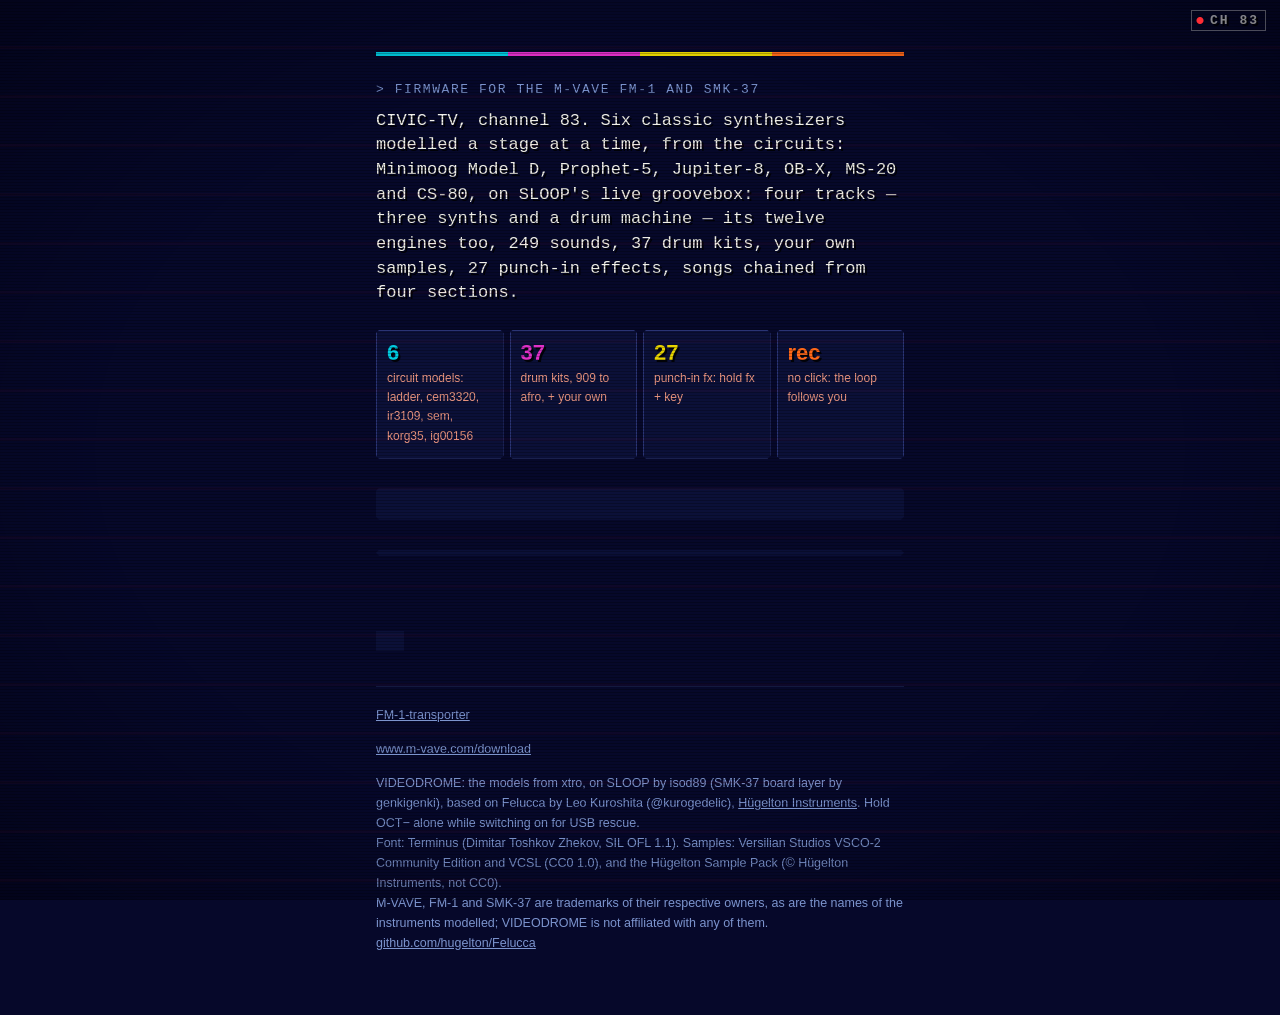
<file: web/index_pkg.html>
<!doctype html>
<!-- SPDX-License-Identifier: GPL-3.0-only
     Copyright (C) 2026 Leo Kuroshita (@kurogedelic), Hügelton Instruments -->
<html lang="en">
<head>
<meta charset="utf-8">
<meta name="viewport" content="width=device-width, initial-scale=1">
<title>VIDEODROME installer</title>
<!--PWA--><link rel="manifest" href="../sloop.webmanifest"><meta name="theme-color" content="#000000"><link rel="icon" href="../icon-192.png"><!--/PWA-->
<style>
  :root { --bg: #000; --fg: #f2f2f2; --dim: #8a8a92; --tile: #16161a; --line: #2a2a30;
          --blue: #00cce0; --green: #e030c8; --yellow: #e8d400; --orange: #ff6818; --red: #ff2c34;
          --vd: #ff6818; --vdr: #c81428; --vdc: #0096aa; }   /* VIDEODROME: the colour bars, the title card's orange */
  :root[data-theme="light"] { --bg: #f4f4f2; --fg: #111; --dim: #666; --tile: #e6e6e2; --line: #d0d0cc; }
  * { box-sizing: border-box; }
  body { margin: 0; background: var(--bg); color: var(--fg);
         font: 15px/1.6 "Helvetica Neue", -apple-system, BlinkMacSystemFont, Arial, sans-serif; }
  main { max-width: 560px; margin: 0 auto; padding: 32px 16px 48px; }
  .top { display: flex; align-items: center; justify-content: space-between; gap: 12px; }
  .logo svg { display: block; width: 220px; height: auto; }
  .vdmark { color: var(--vd); font: 700 34px/1 ui-monospace, Menlo, Consolas, monospace; letter-spacing: 2px;
            text-shadow: -2px 0 var(--vdr), 2px 0 var(--vdc); }
  .logo rect:first-child { fill: transparent; }
  .lang { font-size: 12px; color: var(--dim); cursor: pointer; text-decoration: underline; background: none;
          border: 0; padding: 0; text-transform: lowercase; }
  .strip { display: flex; height: 4px; margin: 20px 0 24px; }
  .strip i { flex: 1; } .strip i:nth-child(1) { background: var(--blue); } .strip i:nth-child(2) { background: var(--green); }
  .strip i:nth-child(3) { background: var(--yellow); } .strip i:nth-child(4) { background: var(--orange); }
  h1 { font-size: 13px; font-weight: 500; letter-spacing: .12em; text-transform: uppercase; color: var(--dim); margin: 0 0 8px; }
  .lead { font-size: 20px; line-height: 1.35; margin: 0 0 24px; }
  .tiles { display: grid; grid-template-columns: repeat(4, 1fr); gap: 6px; margin: 0 0 28px; }
  .tile { background: var(--tile); padding: 10px 10px 12px; border-top: 3px solid var(--c); min-height: 92px; }
  .tile b { display: block; font-size: 22px; font-weight: 600; color: var(--c); line-height: 1.1; }
  .tile span { display: block; font-size: 12px; color: var(--dim); text-transform: lowercase; margin-top: 4px; }
  p { margin: 0 0 14px; }
  button#go { font: 600 15px/1 inherit; font-family: inherit; background: var(--orange); color: #000; border: 0;
              padding: 16px 0; width: 100%; cursor: pointer; letter-spacing: .08em; text-transform: uppercase; }
  button#go:disabled { background: var(--tile); color: var(--dim); cursor: default; }
  #status { margin-top: 14px; min-height: 1.6em; font-variant-numeric: tabular-nums; }
  .small { color: var(--dim); font-size: 12.5px; }
  .small a, a { color: inherit; }
  progress { -webkit-appearance: none; appearance: none; width: 100%; height: 6px; margin-top: 16px; border: 0; background: var(--tile); }
  progress::-webkit-progress-bar { background: var(--tile); }
  progress::-webkit-progress-value { background: var(--orange); }
  progress::-moz-progress-bar { background: var(--orange); }
  pre { color: var(--dim); font-size: 11px; white-space: pre-wrap; margin-top: 12px; max-height: 160px; overflow: auto; }
  hr { border: 0; border-top: 1px solid var(--line); margin: 28px 0 18px; }
  [hidden] { display: none !important; }
  button.ed { font: inherit; color: var(--fg); border: 0; cursor: pointer; }
  .ed { display: inline-block; margin: 8px 0 0; padding: 10px 14px; background: var(--tile); text-decoration: none; }
  details { margin: 22px 0 0; } summary { cursor: pointer; font-weight: 600; }
  button#stock-go { font: 600 14px/1 inherit; font-family: inherit; background: var(--tile); color: var(--fg); border: 1px solid var(--line);
                    padding: 12px 16px; cursor: pointer; }
  button#stock-go:disabled { color: var(--dim); cursor: default; }
  @media (max-width: 420px) { .tiles { grid-template-columns: repeat(2, 1fr); } .logo svg { width: 170px; } }
  /* VD-SKIN */
  /* ---- VIDEODROME 1.1: CH 83, the skin of the editor, the installer and the uploader (web/vd_skin.css; copied into
     each page by tools/vd_skin.py, tests/site_test.py checks the copies). Public access after midnight: the dead-air
     blue of a community bulletin board, character-generator type with its drop edge, the chyron's yellow; xtro's panel
     vocabulary over it: chamfered frames, > prompts, [CHIP] names, hatched banners for what must not be missed. And
     under it the signal: a faint red in the raster. The firmware's palette CH 83 (gfx.c) in the same colours. ---- */
  :root {
    --ch-bg: #06082a; --ch-s1: #0b1038; --ch-s2: #141c4e; --ch-s3: #2a3474; --ch-line: #1a2254;
    --ch-dim: #7c94ce; --ch-fg2: #e6e6dc; --ch-fg: #f0f0e8; --ch-cg: #ffdc28; --ch-flesh: #ec9680; --ch-sig: #ff2c34;
    --ch-edge: 2px 2px 0 rgba(0, 0, 0, .85);                      /* the character generator's drop edge */
    --ch-chamfer: polygon(3px 0, calc(100% - 3px) 0, 100% 3px, 100% calc(100% - 3px), calc(100% - 3px) 100%, 3px 100%,
                          0 calc(100% - 3px), 0 3px);
    /* the pages' own names for them: the editor's, the installer's, the uploader's */
    --bg: var(--ch-bg); --s1: var(--ch-s1); --s2: var(--ch-s2); --s3: var(--ch-s3); --line: var(--ch-line);
    --dim: var(--ch-dim); --fg2: var(--ch-fg2); --fg: var(--ch-fg); --tile: var(--ch-s1); --panel: var(--ch-s1);
    --red: var(--ch-sig); --bad: var(--ch-sig); --osd: var(--ch-cg);
  }
  body { background: var(--bg); }
  /* xtro: one chamfer on every box (not while a control has the keyboard: its focus ring stays whole) */
  .card, .tile, .group, progress, .chainline, pre, .preview, select[size],
  button:not(:focus-visible), select:not(:focus-visible) { clip-path: var(--ch-chamfer); }
  .card, .tile, .group { border: 1px solid var(--ch-s3); }
  /* character-generator type: the drop edge on what is set large */
  h2, .lead, .tile b, #pagetitle, .sub { text-shadow: var(--ch-edge); }
  .lead, button#go, #status, h1 { font-family: ui-monospace, "Cascadia Mono", Menlo, Consolas, monospace; }
  .lead { font-size: 17px; line-height: 1.45; }
  button.pri:disabled, button#go:disabled { background: var(--ch-s1); color: var(--ch-s3); }
  /* xtro's prompts and chips: a section's title after a > , the page's name in brackets */
  .card > h2::before, .group > h2::before, main > h1::before { content: "> "; color: var(--ch-dim); text-shadow: none; }
  .card > h2::first-letter { color: inherit; }
  #pagetitle::before { content: "["; color: var(--ch-dim); margin-right: 2px; }
  #pagetitle::after { content: "]"; color: var(--ch-dim); margin-left: 2px; }
  .tabs button[aria-selected="true"]::before { content: "> "; color: var(--ch-cg); }
  /* the chyron's yellow for what is pressed, chosen or ready; the flesh tone for the quiet second line */
  ::selection { background: var(--ch-cg); color: #000; }
  .seg button[aria-pressed="true"], button.tog[aria-pressed="true"] { background: var(--ch-cg); color: #000; }
  .small, .dim, .tile span, footer { color: var(--ch-dim); }
  .tile span, .brand span { color: var(--ch-flesh); }
  /* the loud marker (xtro's banner): an error as a bar in the signal's red with hatched caps, the text knocked out */
  #status.err, #status.bad, .vd-banner {
    color: #000; background-color: var(--ch-sig); padding: 2px 18px; text-shadow: none; clip-path: var(--ch-chamfer);
    background-image: repeating-linear-gradient(45deg, rgba(0, 0, 0, .9) 0 2px, transparent 2px 4px),
                      repeating-linear-gradient(45deg, rgba(0, 0, 0, .9) 0 2px, transparent 2px 4px);
    background-size: 10px 100%, 10px 100%; background-position: left top, right top; background-repeat: no-repeat; }
  /* the station's bug in the corner, and its light: on the air */
  html::after { content: "CH 83"; position: fixed; top: 10px; right: 14px; z-index: 2147483001; pointer-events: none;
    font: 700 13px/1 ui-monospace, Menlo, Consolas, monospace; letter-spacing: 2px; color: rgba(240, 240, 232, .55);
    padding: 3px 6px 3px 18px; border: 1px solid rgba(240, 240, 232, .3); text-shadow: var(--ch-edge);
    background: radial-gradient(circle at 8px 50%, var(--ch-sig) 0 3px, transparent 4px); animation: ch-air 2.4s steps(1) infinite; }
  @keyframes ch-air { 50% { background: none; } }
  @media (prefers-reduced-motion: reduce) { html::after { animation: none; } }
  /* the raster, and the signal under it: a faint red band now and then between the scanlines */
  body.crt::after { content: ""; position: fixed; inset: 0; pointer-events: none; z-index: 2147483000;
    background: repeating-linear-gradient(to bottom, transparent 0, transparent 2px, rgba(0, 0, 0, .24) 2px, rgba(0, 0, 0, .24) 3px),
                repeating-linear-gradient(to bottom, transparent 0, transparent 46px, rgba(255, 24, 40, .035) 46px, rgba(255, 24, 40, .035) 49px),
                radial-gradient(ellipse at center, transparent 60%, rgba(0, 0, 10, .45) 100%); }
  @media print { body.crt::after, html::after { display: none; } }
  /* ---- /VIDEODROME 1.1 ---- */
  /* /VD-SKIN */
</style>
</head>
<body class="crt">
<main>
  <div class="top"><div class="logo"><!--LOGO--></div><button class="lang" id="lang"></button></div>
  <div class="strip"><i></i><i></i><i></i><i></i></div>
  <!--STUDIO_GUIDE-->
  <!--BANNER-->
  <h1>Firmware for the M-VAVE FM-1 and SMK-37</h1>
  <p class="lead">CIVIC-TV, channel 83. Six classic synthesizers modelled a stage at a time, from the circuits: Minimoog Model D, Prophet-5, Jupiter-8, OB-X, MS-20 and CS-80, on SLOOP's live groovebox: four tracks — three synths and a drum machine — its twelve engines too, 249 sounds, 37 drum kits, your own samples, 27 punch-in effects, songs chained from four sections.</p>
  <div class="tiles">
    <div class="tile" style="--c: var(--blue)"><b>6</b><span>circuit models: ladder, CEM3320, IR3109, SEM, KORG35, IG00156</span></div>
    <div class="tile" style="--c: var(--green)"><b>37</b><span>drum kits, 909 to afro, + your own</span></div>
    <div class="tile" style="--c: var(--yellow)"><b>27</b><span>punch-in fx: hold fx + key</span></div>
    <div class="tile" style="--c: var(--orange)"><b>rec</b><span>no click: the loop follows you</span></div>
  </div>
  <p data-t="intro"></p>
  <p data-t="warn"></p>
  <p><button id="go" disabled data-t="install"></button></p>
  <progress id="bar" max="100" value="0"></progress>
  <p id="status"></p>
  <pre id="log"></pre>
  <a class="ed" href="../editor/" data-t="editor"></a>
  <p class="small"><a href="../editor/sloop-editor.html" download="sloop-editor.html" data-t="edOffline"></a></p>
  <p><button id="app" class="ed" hidden data-t="appInstall"></button></p>
  <hr>
  <p class="small" data-t="direct"></p>
  <p class="small" data-t="beta"></p>
  <p class="small"><span data-t="brick"></span>
    <a href="https://github.com/kurogedelic/FM-1-transporter" target="_blank" rel="noopener">FM-1-transporter</a></p>
  <p class="small" data-t="back"></p>
  <p class="small"><a href="https://www.m-vave.com/download" target="_blank" rel="noopener">www.m-vave.com/download</a></p>
  <p class="small">VIDEODROME: the models from xtro, on SLOOP by isod89 (SMK-37 board layer by genkigenki), based on Felucca by Leo Kuroshita (@kurogedelic), <a href="https://hugelton.com" target="_blank" rel="noopener">Hügelton Instruments</a>.
    Hold OCT− alone while switching on for USB rescue.<br>
    Font: Terminus (Dimitar Toshkov Zhekov, SIL OFL 1.1). Samples: Versilian Studios VSCO-2 Community Edition and VCSL (CC0 1.0), and the Hügelton Sample Pack (© Hügelton Instruments, not CC0).<br>
    M-VAVE, FM-1 and SMK-37 are trademarks of their respective owners, as are the names of the instruments modelled; VIDEODROME is not affiliated with any of them.<br>
    <span data-t="license"></span> <a href="https://github.com/hugelton/Felucca" target="_blank" rel="noopener">github.com/hugelton/Felucca</a></p>
</main>
<script type="module">
/*LIB*/
const $ = (id) => document.getElementById(id);
const TEXT = {
  ja: {
    intro: "FM-1 を USB で接続してください。（Chrome か Edge で使えます）",
    warn: "書き込み中は USB を抜かないでください。",
    install: "インストール", langOther: "English",
    editor: "エディタ（インストール後、パソコンから音色やシーケンスを編集）",
    edOffline: "エディタをダウンロード（パソコンでインターネットなしで使う：ファイルを Chrome / Edge で開く）",
    appInstall: "アプリとしてインストール（エディタとインストーラーがオフラインで使える・Android も）",
    direct: "USB ケーブルはパソコンに直接つないでください。Probe や Transporter などの機材は不要です。",
    brick: "万一インストールに失敗して起動しなくなった場合は、復旧に Transporter が必要です:",
    beta: "これはベータ版で、不安定な場合があります。このカスタムファームウェアを使ったことで FM-1 が壊れたり不具合が起きたりしても、作者は一切の責任を負いません。自己責任でお使いください。",
    back: "公式ファームウェアに戻すには、M-VAVE 公式のアップデーター M-UPGRADE（Downloads → PC Software → M-UPGRADE）と公式ファームウェア（PC Firmware → FM-1 V15）が必要です。",
    nomidi: "このブラウザでは使えません。Chrome か Edge で開いてください。", loadfail: "読み込めませんでした: ",
    start: "開始します", verify: "確認中", loader: "書き込みモードに切り替え中", write: "書き込み中",
    reboot: "再起動中", done: "完了しました", stopped: "途中で止まりました。USB を挿し直してもう一度押してください。",
    error: "エラー: ",
    denied: "MIDI（SysEx）の使用が許可されませんでした。アドレスバーのサイト設定で MIDI を許可して、もう一度押してください。",
    notfound: "FM-1 が見つかりません。USB ケーブル（データ通信用か）を確かめ、MIDI を使う他のアプリを閉じてから、もう一度押してください。",
    other: "このキーボードは ChanceTheMaker の SMK ファームウェア（Felucca SMK、Sloop SMK、Melodee SMK、Doom）のどれかで動いています。それらは専用のアップデーターを持ち、自分のパッケージしか受け付けないため、ここからは上書きインストールできません。何も書き込んでいません。",
    model: "接続されている機器は FM-1 ではありません。",
    lost: "USB の接続が切れました。挿し直してもう一度押してください。",
    noloader: "書き込みモードの FM-1 が見つかりません。USB を挿し直してもう一度押してください（終わるまで書き込みモードのままです）。",
    noreturn: "FM-1 が戻ってきません。電源を入れ直してください。",
    mismatch: "書き込みは終わりましたが、FM-1 が別のバージョンを報告しています: ",
    foreign: "FM-1 は別のファームウェアの書き込みモードです。そのアップデーター（M-UPGRADE）で書き込みを終えてから、もう一度インストールしてください: ",
    badpkg: "インストールするファイルが壊れています。ページを再読み込みしてください。",
    leave: "書き込み中です。ページを閉じないでください。",
    license: "GPL-3.0、無保証。ソース:",
    stockTitle: "公式ファームウェア（V15）に戻す",
    stockHelp: "M-VAVE のサイトから公式の FM-1 V15 をダウンロードし、中の FM-1.fwsc（変更していないもの）を選んでください。ファイルはこのブラウザの中で確認され、どこにも送られません。",
    stockBackup: "公式ファームウェアは SLOOP の曲・プロジェクト・サンプルを開けません。先にエディタでバックアップを保存してください（Projects → Backup）。SLOOP を入れ直せば、エディタから復元できます。",
    stockEditor: "エディタを開いてバックアップする", stockSaved: "バックアップをパソコンに保存しました",
    stockFile: "公式の FM-1.fwsc", stockGo: "公式 V15 をインストール",
    stockValid: "公式 V15 を確認しました", stockBad: "公式 V15 ではありません: ",
    stockConfirm: "FM-1 に公式 V15 をインストールします。SLOOP の曲は公式ファームウェアでは開けません。バックアップは保存しましたか？",
    stockFinish: "FM-1 は SLOOP の書き込みモードです。先に「インストール」で SLOOP の書き込みを終えてから、公式 V15 に戻してください。",
    back: "公式ファームウェアに戻すには、M-VAVE 公式のアップデーター M-UPGRADE（Downloads → PC Software → M-UPGRADE）と公式ファームウェアを使ってください。FM-1 が見つからない場合は、MIDI を使う他のアプリとブラウザのタブを閉じてください。",
  },
  en: {
    intro: "Connect the FM-1 by USB. (Works in Chrome or Edge.)",
    warn: "Do not unplug the USB cable while writing.",
    install: "Install", langOther: "日本語",
    editor: "Editor (after installing: edit sounds and sequences from the computer)",
    edOffline: "Download the editor to use it without internet on a computer (open the file in Chrome or Edge)",
    appInstall: "Install the app (the editor and the installer offline, Android too)",
    direct: "Connect the USB cable directly to the computer. No probe or Transporter is needed.",
    brick: "If an install fails and the FM-1 no longer starts, recovering it needs a Transporter:",
    beta: "This is a beta and may be unstable. The author accepts no responsibility if your FM-1 is damaged or misbehaves because of this custom firmware. Use it at your own risk.",
    back: "To go back to the official firmware you need M-VAVE's official updater, M-UPGRADE (Downloads → PC Software → M-UPGRADE), and the official firmware (PC Firmware → FM-1 V15).",
    nomidi: "This browser cannot do it. Open the page in Chrome or Edge.", loadfail: "Could not load: ",
    start: "Starting", verify: "Verifying", loader: "Switching to update mode", write: "Writing",
    reboot: "Restarting", done: "Done", stopped: "Stopped. Replug the USB cable and press Install again.",
    error: "Error: ",
    denied: "MIDI (SysEx) access was not allowed. Allow MIDI in the site settings (address bar) and press Install again.",
    notfound: "FM-1 not found. Check the USB cable (a data cable), close other apps that use MIDI, and press Install again.",
    other: "This keyboard runs one of ChanceTheMaker's SMK firmwares (Felucca SMK, Sloop SMK, Melodee SMK, Doom). They have their own updater, which takes only their packages, so these firmwares cannot be installed over them from here. Nothing was written.",
    model: "The connected device is not an FM-1.",
    lost: "The USB connection was lost. Replug it and press Install again.",
    noloader: "The FM-1 in update mode was not found. Replug the USB cable and press Install again (it stays in update mode until it is finished).",
    noreturn: "The FM-1 did not come back. Power-cycle it.",
    mismatch: "Written, but the FM-1 reports another version: ",
    foreign: "The FM-1 is in the update mode of another firmware. Finish that update with its own updater (M-UPGRADE), then press Install again: ",
    badpkg: "The file to install is damaged. Reload the page.",
    leave: "Writing. Do not close the page.",
    license: "GPL-3.0, no warranty. Source:",
    stockTitle: "Return to the official firmware (V15)",
    stockHelp: "Download the official FM-1 V15 from M-VAVE and select the FM-1.fwsc inside it, unmodified. The file is checked in this browser; it is not sent anywhere.",
    stockBackup: "The official firmware cannot open SLOOP's music, projects or samples. Save a backup with the editor first (Projects → Backup); reinstall SLOOP and restore it from the editor whenever you want them back.",
    stockEditor: "Open the editor to back up", stockSaved: "I saved a backup on this computer",
    stockFile: "The official FM-1.fwsc", stockGo: "Install the official V15",
    stockValid: "Official V15 verified", stockBad: "Not the official V15: ",
    stockConfirm: "Install the official V15 on the FM-1? The official firmware cannot open SLOOP's music. Did you save a backup?",
    stockFinish: "The FM-1 is in SLOOP's update mode. Press Install to finish the SLOOP update first, then return to the official V15.",
    back: "To return to the official firmware, use M-VAVE's own updater, M-UPGRADE (Downloads → PC Software → M-UPGRADE), with the official firmware from M-VAVE. If it does not find the FM-1, close every other app and browser tab that uses MIDI.",
  },
};
let lang = (navigator.language || "en").toLowerCase().startsWith("ja") ? "ja" : "en";
const t = (k) => TEXT[lang][k];
let lastKey = null, lastArg = "";
function applyLang() {
  document.documentElement.lang = lang;
  document.querySelectorAll("[data-t]").forEach((e) => { e.textContent = t(e.dataset.t); });
  $("lang").textContent = t("langOther");   /* ("other" is the SMK firmware refusal: fm1ota.js fail("other")) */
  if (lastKey) $("status").textContent = t(lastKey) + lastArg;
}
$("lang").addEventListener("click", () => { lang = lang === "ja" ? "en" : "ja"; applyLang(); });
applyLang();
/* the site without internet (SLOOP 2.6, webapp/sw.js): opened once online, the installer, the firmware and the
 * editor work offline too, still on https (Android: a downloaded file opens as content://, where Chrome refuses MIDI) */
if ("serviceWorker" in navigator && /^https?:$/.test(location.protocol))
  navigator.serviceWorker.register("../sw.js").catch(() => {});
{
  let ask = null;
  window.addEventListener("beforeinstallprompt", (e) => { e.preventDefault(); ask = e; $("app").hidden = false; });
  window.addEventListener("appinstalled", () => { ask = null; $("app").hidden = true; });
  $("app").addEventListener("click", async () => {
    if (!ask) return;
    ask.prompt();
    await ask.userChoice.catch(() => {});
    ask = null;
    $("app").hidden = true;
  });
}
const sayK = (k, arg = "") => { lastKey = k; lastArg = arg; $("status").textContent = t(k) + arg; };
const say = (txt) => { lastKey = null; $("status").textContent = txt; };
const log = (t) => { $("log").textContent += t + "\n"; };
let image = null;
const meta = /*META*/;

let writing = false;
const lockAll = (on) => {
  writing = on;
  $("go").disabled = on || !image;
};
window.addEventListener("beforeunload", (e) => { if (writing) { e.preventDefault(); e.returnValue = t("leave"); } });

(async () => {
  if (!navigator.requestMIDIAccess) { sayK("nomidi"); return; }
  try {
    /* (2.7) never the browser's old copy: a new build keeps the file's name (sloop-2.7.fwsc), and a copy kept from the
       build before is "damaged" here. no-cache asks the server first; a mismatch is fetched once more, bypassing the cache */
    const sha = async (pkg) => [...new Uint8Array(await crypto.subtle.digest("SHA-256", pkg))].map((b) => b.toString(16).padStart(2, "0")).join("");
    const get = async (cache) => {
      const r = await fetch(meta.pkg, { cache });
      if (!r.ok) throw new Error(`${meta.pkg}: HTTP ${r.status}`);
      return new Uint8Array(await r.arrayBuffer());
    };
    const check = meta.sha256 && self.crypto && crypto.subtle;
    let pkg = await get("no-cache");
    if (check && (await sha(pkg)) !== meta.sha256) pkg = await get("reload");
    if (productOf(pkg) !== meta.product) { sayK("badpkg"); return; }
    if (check) {                                       /* a damaged download is never offered (the loader checks its CRC too) */
      const h = await sha(pkg);
      if (h !== meta.sha256) { sayK("badpkg"); log(`sha256 ${h}, expected ${meta.sha256}`); return; }
    }
    image = logicalImage(pkg);
    say(`VIDEODROME ${meta.version}`);
    lockAll(writing);
  } catch (e) { sayK("loadfail", e.message); }
})();

const total = 74 + 1179;                           /* reads: step 1, step 2 (head + app area, SLOOP 2.0 loader) */
const step = (k, a) => {
  log(`${k} ${a ?? ""}`);
  if (k === "start") sayK("start");
  if (k === "verify") { sayK("verify"); $("bar").value = Math.min(100, (a / total) * 100); }
  if (k === "loader") sayK("loader");
  if (k === "write") { sayK("write"); $("bar").value = Math.min(100, ((74 + a) / total) * 100); }
  if (k === "reboot") sayK("reboot");
  if (k === "done") { $("bar").value = 100; sayK("done"); }
};
const failed = (e) => {
  if (e && e.code && TEXT[lang][e.code]) sayK(e.code, e.code === "other" ? "" : e.detail || "");
  else sayK("error", e && e.message);
  log(String(e && e.stack || e));
};

$("go").addEventListener("click", async () => {
  if (writing) return;
  lockAll(true);
  let midi;
  try { midi = await navigator.requestMIDIAccess({ sysex: true }); }
  catch (e) { sayK("denied"); lockAll(false); return; }
  try {
    const up = new Updater(midi, log);
    const ota = await up.find((id) => /^ota-/i.test(id.model), true);
    if (ota) {
      ota.link.close();
      sayK((await up.resume(image, step, { package: meta.product, anyModel: true })) ? "done" : "stopped");
    } else {
      await up.install(image, meta.product, step, true);
    }
  } catch (e) { failed(e); }
  lockAll(false);
});

/* Returning to the official firmware is done with M-VAVE's own updater (M-UPGRADE): the in-browser
   revert was removed because it is not reliable on every system. The note under "stockTitle" points there. */
</script>
</body>
</html>
</file>
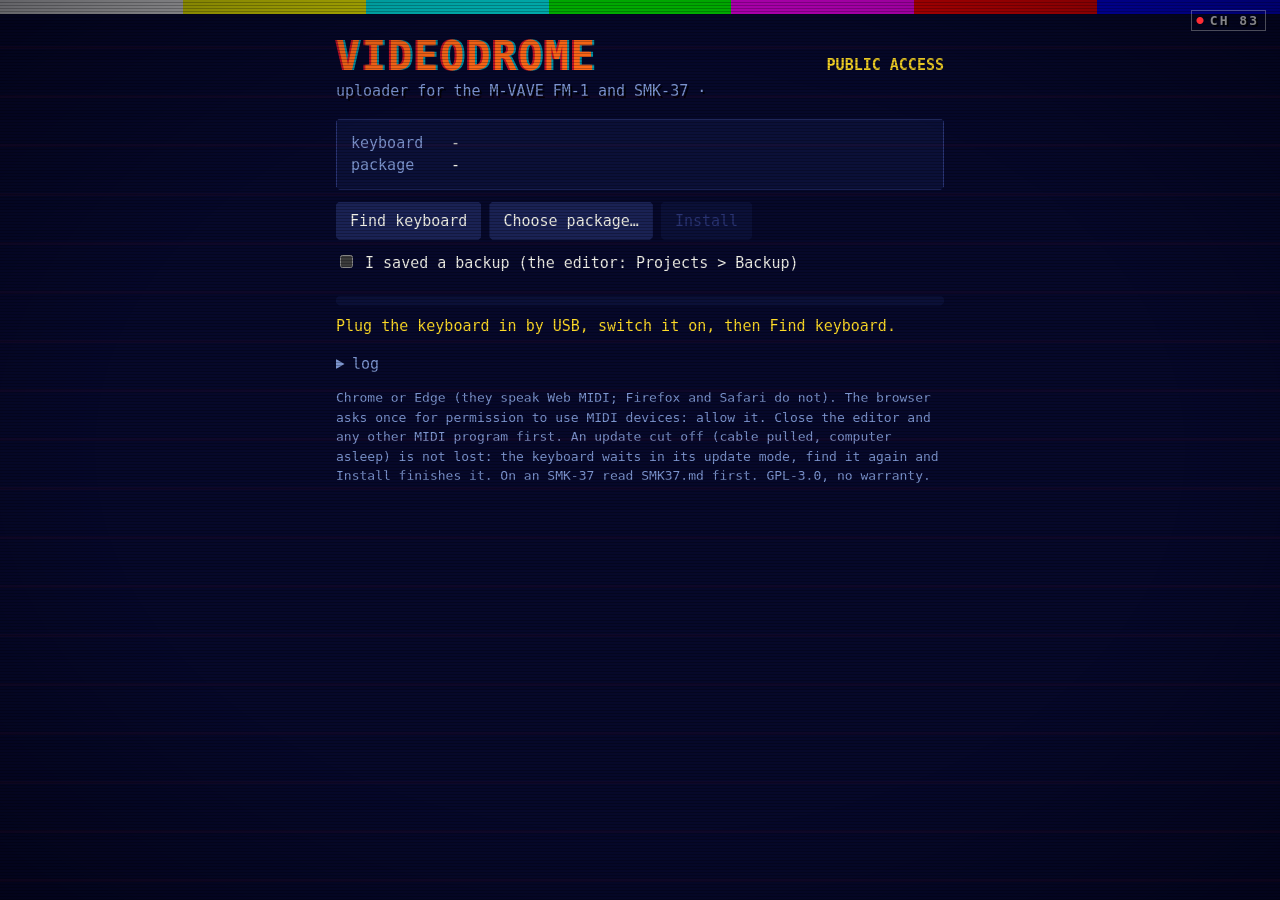
<file: web/uploader.html>
<!doctype html>
<!-- SPDX-License-Identifier: GPL-3.0-only -->
<!-- VIDEODROME uploader: one file, nothing to install. tools/make_uploader.py fills it with the update code
     (web/fm1pkg.js, web/fm1ota.js: the browser installer's) and the packages of releases/, and writes
     VIDEODROME-UPLOADER.html at the top of the repository. Double-click it: Chrome or Edge (Web MIDI). -->
<html lang="en">
<head>
<meta charset="utf-8">
<meta name="viewport" content="width=device-width, initial-scale=1">
<title>VIDEODROME uploader</title>
<style>
  :root { --bg: #000; --panel: #111114; --line: #26262c; --fg: #f2f2f2; --dim: #8a8a92; --vd: #ff6818;
          --vdr: #c81428; --vdc: #0096aa; --osd: #50ff60; --bad: #ff2c34;
          --b1: #b4b4b4; --b2: #bebe00; --b3: #00bebe; --b4: #00be00; --b5: #be00be; --b6: #be0000; --b7: #0000be;
          --font: ui-monospace, "Cascadia Mono", Menlo, Consolas, monospace; color-scheme: dark; }
  * { box-sizing: border-box; }
  body { margin: 0; background: var(--bg); color: var(--fg); font: 15px/1.5 var(--font); }
  .bars { display: grid; grid-template-columns: repeat(7, 1fr); height: 14px; }
  .bars i:nth-child(1) { background: var(--b1); } .bars i:nth-child(2) { background: var(--b2); }
  .bars i:nth-child(3) { background: var(--b3); } .bars i:nth-child(4) { background: var(--b4); }
  .bars i:nth-child(5) { background: var(--b5); } .bars i:nth-child(6) { background: var(--b6); }
  .bars i:nth-child(7) { background: var(--b7); }
  main { max-width: 640px; margin: 0 auto; padding: 20px 16px 40px; }
  .top { display: flex; justify-content: space-between; align-items: baseline; gap: 12px; }
  h1 { margin: 0; font-size: 40px; line-height: 1.1; color: var(--vd); letter-spacing: 2px;
       text-shadow: -2px 0 var(--vdr), 2px 0 var(--vdc); }
  .osd { color: var(--osd); font-weight: 700; }
  .sub { color: var(--dim); margin: 2px 0 16px; }
  .card { background: var(--panel); padding: 12px 14px; margin: 0 0 12px; }
  .row { display: grid; grid-template-columns: 92px 1fr; gap: 8px; }
  .row b { color: var(--dim); font-weight: 400; }
  .bar { display: flex; flex-wrap: wrap; gap: 8px; align-items: center; margin: 0 0 12px; }
  button { font: inherit; color: var(--fg); background: var(--line); border: 0; padding: 8px 14px; cursor: pointer; }
  button:hover:not(:disabled) { background: #3a3a42; }
  button.pri { background: var(--vd); color: #000; }
  button:disabled { color: #55555c; background: #18181c; cursor: default; }
  button.pri:disabled { background: #3a2410; }
  label { cursor: pointer; }
  progress { width: 100%; height: 10px; appearance: none; -webkit-appearance: none; border: 0; background: var(--panel); }
  progress::-webkit-progress-bar { background: var(--panel); }
  progress::-webkit-progress-value { background: var(--vd); }
  progress::-moz-progress-bar { background: var(--vd); }
  #status { color: var(--osd); min-height: 1.5em; margin: 6px 0 10px; }
  #status.bad { color: var(--bad); }
  #hint { color: var(--fg); }
  pre { background: var(--panel); color: var(--dim); padding: 10px; margin: 0; max-height: 220px; overflow: auto;
        white-space: pre-wrap; font: 12px/1.45 var(--font); }
  details { color: var(--dim); }
  .small { color: var(--dim); font-size: 13px; }
  body::after { content: ""; position: fixed; inset: 0; pointer-events: none;
    background: repeating-linear-gradient(to bottom, transparent 0, transparent 2px, rgba(0, 0, 0, .2) 2px, rgba(0, 0, 0, .2) 3px); }
  /* VD-SKIN */
  /* ---- VIDEODROME 1.1: CH 83, the skin of the editor, the installer and the uploader (web/vd_skin.css; copied into
     each page by tools/vd_skin.py, tests/site_test.py checks the copies). Public access after midnight: the dead-air
     blue of a community bulletin board, character-generator type with its drop edge, the chyron's yellow; xtro's panel
     vocabulary over it: chamfered frames, > prompts, [CHIP] names, hatched banners for what must not be missed. And
     under it the signal: a faint red in the raster. The firmware's palette CH 83 (gfx.c) in the same colours. ---- */
  :root {
    --ch-bg: #06082a; --ch-s1: #0b1038; --ch-s2: #141c4e; --ch-s3: #2a3474; --ch-line: #1a2254;
    --ch-dim: #7c94ce; --ch-fg2: #e6e6dc; --ch-fg: #f0f0e8; --ch-cg: #ffdc28; --ch-flesh: #ec9680; --ch-sig: #ff2c34;
    --ch-edge: 2px 2px 0 rgba(0, 0, 0, .85);                      /* the character generator's drop edge */
    --ch-chamfer: polygon(3px 0, calc(100% - 3px) 0, 100% 3px, 100% calc(100% - 3px), calc(100% - 3px) 100%, 3px 100%,
                          0 calc(100% - 3px), 0 3px);
    /* the pages' own names for them: the editor's, the installer's, the uploader's */
    --bg: var(--ch-bg); --s1: var(--ch-s1); --s2: var(--ch-s2); --s3: var(--ch-s3); --line: var(--ch-line);
    --dim: var(--ch-dim); --fg2: var(--ch-fg2); --fg: var(--ch-fg); --tile: var(--ch-s1); --panel: var(--ch-s1);
    --red: var(--ch-sig); --bad: var(--ch-sig); --osd: var(--ch-cg);
  }
  body { background: var(--bg); }
  /* xtro: one chamfer on every box (not while a control has the keyboard: its focus ring stays whole) */
  .card, .tile, .group, progress, .chainline, pre, .preview, select[size],
  button:not(:focus-visible), select:not(:focus-visible) { clip-path: var(--ch-chamfer); }
  .card, .tile, .group { border: 1px solid var(--ch-s3); }
  /* character-generator type: the drop edge on what is set large */
  h2, .lead, .tile b, #pagetitle, .sub { text-shadow: var(--ch-edge); }
  .lead, button#go, #status, h1 { font-family: ui-monospace, "Cascadia Mono", Menlo, Consolas, monospace; }
  .lead { font-size: 17px; line-height: 1.45; }
  button.pri:disabled, button#go:disabled { background: var(--ch-s1); color: var(--ch-s3); }
  /* xtro's prompts and chips: a section's title after a > , the page's name in brackets */
  .card > h2::before, .group > h2::before, main > h1::before { content: "> "; color: var(--ch-dim); text-shadow: none; }
  .card > h2::first-letter { color: inherit; }
  #pagetitle::before { content: "["; color: var(--ch-dim); margin-right: 2px; }
  #pagetitle::after { content: "]"; color: var(--ch-dim); margin-left: 2px; }
  .tabs button[aria-selected="true"]::before { content: "> "; color: var(--ch-cg); }
  /* the chyron's yellow for what is pressed, chosen or ready; the flesh tone for the quiet second line */
  ::selection { background: var(--ch-cg); color: #000; }
  .seg button[aria-pressed="true"], button.tog[aria-pressed="true"] { background: var(--ch-cg); color: #000; }
  .small, .dim, .tile span, footer { color: var(--ch-dim); }
  .tile span, .brand span { color: var(--ch-flesh); }
  /* the loud marker (xtro's banner): an error as a bar in the signal's red with hatched caps, the text knocked out */
  #status.err, #status.bad, .vd-banner {
    color: #000; background-color: var(--ch-sig); padding: 2px 18px; text-shadow: none; clip-path: var(--ch-chamfer);
    background-image: repeating-linear-gradient(45deg, rgba(0, 0, 0, .9) 0 2px, transparent 2px 4px),
                      repeating-linear-gradient(45deg, rgba(0, 0, 0, .9) 0 2px, transparent 2px 4px);
    background-size: 10px 100%, 10px 100%; background-position: left top, right top; background-repeat: no-repeat; }
  /* the station's bug in the corner, and its light: on the air */
  html::after { content: "CH 83"; position: fixed; top: 10px; right: 14px; z-index: 2147483001; pointer-events: none;
    font: 700 13px/1 ui-monospace, Menlo, Consolas, monospace; letter-spacing: 2px; color: rgba(240, 240, 232, .55);
    padding: 3px 6px 3px 18px; border: 1px solid rgba(240, 240, 232, .3); text-shadow: var(--ch-edge);
    background: radial-gradient(circle at 8px 50%, var(--ch-sig) 0 3px, transparent 4px); animation: ch-air 2.4s steps(1) infinite; }
  @keyframes ch-air { 50% { background: none; } }
  @media (prefers-reduced-motion: reduce) { html::after { animation: none; } }
  /* the raster, and the signal under it: a faint red band now and then between the scanlines */
  body.crt::after { content: ""; position: fixed; inset: 0; pointer-events: none; z-index: 2147483000;
    background: repeating-linear-gradient(to bottom, transparent 0, transparent 2px, rgba(0, 0, 0, .24) 2px, rgba(0, 0, 0, .24) 3px),
                repeating-linear-gradient(to bottom, transparent 0, transparent 46px, rgba(255, 24, 40, .035) 46px, rgba(255, 24, 40, .035) 49px),
                radial-gradient(ellipse at center, transparent 60%, rgba(0, 0, 10, .45) 100%); }
  @media print { body.crt::after, html::after { display: none; } }
  /* ---- /VIDEODROME 1.1 ---- */
  /* /VD-SKIN */
</style>
</head>
<body class="crt">
<div class="bars"><i></i><i></i><i></i><i></i><i></i><i></i><i></i></div>
<main>
  <div class="top"><h1>VIDEODROME</h1><span class="osd">PUBLIC ACCESS</span></div>
  <p class="sub">uploader for the M-VAVE FM-1 and SMK-37 · <span id="version"></span></p>
  <div class="card">
    <div class="row"><b>keyboard</b><span id="dev">-</span></div>
    <div class="row"><b>package</b><span id="pkg">-</span></div>
  </div>
  <div class="bar">
    <button id="find">Find keyboard</button>
    <button id="pick">Choose package…</button><input type="file" id="file" accept=".fwsc" hidden>
    <button id="go" class="pri" disabled>Install</button>
  </div>
  <p class="bar"><label><input type="checkbox" id="backup"> I saved a backup (the editor: Projects &gt; Backup)</label></p>
  <progress id="bar" max="100" value="0"></progress>
  <p id="status">Plug the keyboard in by USB, switch it on, then Find keyboard.</p>
  <p id="hint"></p>
  <details><summary>log</summary><pre id="log"></pre></details>
  <p class="small">Chrome or Edge (they speak Web MIDI; Firefox and Safari do not). The browser asks once for
    permission to use MIDI devices: allow it. Close the editor and any other MIDI program first. An update cut off
    (cable pulled, computer asleep) is not lost: the keyboard waits in its update mode, find it again and Install
    finishes it. On an SMK-37 read SMK37.md first. GPL-3.0, no warranty.</p>
</main>
<script>
/*LIB*/
/* the packages of releases/ (tools/make_uploader.py): [{name, board, product, b64}] */
const PACKAGES = /*PACKAGES*/;
const VERSION = /*VERSION*/;
const BOARD_OF_MODEL = { "FM-1": "fm1", "SMK-37 Pro": "smk37", "SMK-37 Elite": "smk37-elite", "MKE-P37": "smk37-mke" };
const HINTS = {
  notfound: "Plug the keyboard in with a USB data cable (not a charge-only one), switch it on, close the editor and every other MIDI program, then Find again.",
  denied: "The browser was not allowed to use MIDI devices: allow it (the icon in the address bar), then Find again.",
  nomidi: "This browser has no Web MIDI: open this file in Chrome or Edge.",
  lost: "The USB connection was lost. Plug it back in and press Install again: the keyboard waits in its update mode until the write is finished.",
  stopped: "The keyboard stopped answering. Press Install again; if it stops again, replug the cable first.",
  noloader: "The update mode did not appear. Replug the USB cable and press Install again.",
  noreturn: "Written, but the keyboard did not come back: switch it off and on.",
  mismatch: "Written, but the keyboard reports another firmware. Switch it off and on, then Find to check.",
  model: "This package is for another keyboard. Choose the one for this keyboard.",
  fm1pkg: "This is the FM-1 package and the keyboard is an SMK-37: nothing was sent. Choose the SMK-37 package.",
  board: "This package is laid out for another keyboard: nothing was written.",
  foreign: "The keyboard is in another firmware's update mode: finish that update with its own updater (M-VAVE's M-UPGRADE).",
  other: "The keyboard runs a firmware with its own updater: install from that firmware's updater.",
  badpkg: "Not a VIDEODROME / SLOOP package, or a damaged one.",
  nopkg: "There is no VIDEODROME package for this keyboard here. Choose one by hand only if you know it is right.",
};
const $ = (id) => document.getElementById(id);
const log = (t) => { const p = $("log"); p.textContent += t + "\n"; p.scrollTop = p.scrollHeight; };
const say = (t, bad = false, hint = "") => { $("status").textContent = t; $("status").classList.toggle("bad", bad); $("hint").textContent = hint; };
const b64 = (s) => Uint8Array.from(atob(s), (c) => c.charCodeAt(0));
const modelOf = (text) => text.split("_")[0].replace(/^ota-/i, "");
const S = { midi: null, dev: null, chosen: null, byHand: false, writing: false };   /* dev: {text, model, ota, port} */

/* the built-in packages, checked once: the identity in each matches its name */
const BUILTIN = PACKAGES.map((p) => {
  const raw = b64(p.b64);
  return { name: p.name, board: p.board, product: productOf(raw), image: logicalImage(raw), ok: productOf(raw) === p.product };
});
window.VD = { BUILTIN, S };                           /* (the tests read them) */
$("version").textContent = VERSION;

function packageFor(model) { return BUILTIN.find((p) => p.ok && p.board === BOARD_OF_MODEL[model]) || null; }

function refresh() {
  const busy = S.writing;
  $("find").disabled = busy;
  $("pick").disabled = busy;
  $("go").disabled = busy || !S.dev || !S.chosen || !$("backup").checked;
  $("dev").textContent = S.dev ? `${S.dev.model}${S.dev.ota ? ", in update mode (Install finishes the update)" : ""}  (${S.dev.text})` : "-";
  $("pkg").textContent = S.chosen ? `${S.chosen.name}  (${S.chosen.product})` : "-";
}
$("backup").addEventListener("change", refresh);

function report(e) {
  const code = (e && e.code) || "error";
  say(`error: ${e && e.message ? e.message : e}`, true, HINTS[code] || "");
  log(String(e && e.stack || e));
}

async function midi() {
  if (S.midi) return S.midi;
  if (!navigator.requestMIDIAccess) { const e = new Error("no Web MIDI in this browser"); e.code = "nomidi"; throw e; }
  try { S.midi = await navigator.requestMIDIAccess({ sysex: true }); }
  catch (x) { const e = new Error("MIDI permission refused"); e.code = "denied"; throw e; }
  return S.midi;
}

/* the keyboard: its identity (running or in update mode), and its package unless one was chosen by hand */
async function find() {
  say("looking for the keyboard on the USB-MIDI ports…");
  const up = new Updater(await midi(), log);
  const d = await up.find(() => true, true);
  if (!d) { const e = new Error("keyboard not found" + up.seen()); e.code = "notfound"; throw e; }
  d.link.close();
  S.dev = { text: d.id.text, model: modelOf(d.id.text), ota: /^ota-/i.test(d.id.model), port: d.name };
  log(`found ${d.id.text} on ${d.name}`);
  if (!S.byHand) S.chosen = packageFor(S.dev.model);
  refresh();
  if (!S.chosen) { const e = new Error(`no package for ${S.dev.model}`); e.code = "nopkg"; throw e; }
  if (!sameKeyboard(S.dev.model, modelOf(S.chosen.product))) {
    const e = new Error(`the keyboard is ${S.dev.model}, the package is for ${modelOf(S.chosen.product)}`); e.code = "model"; throw e;
  }
  say($("backup").checked ? "ready: press Install" : "ready: tick the backup box, then Install");
}
$("find").addEventListener("click", () => find().catch(report).finally(refresh));

$("pick").addEventListener("click", () => $("file").click());
$("file").addEventListener("change", async () => {
  const f = $("file").files[0];
  $("file").value = "";
  if (!f) return;
  try {
    const raw = new Uint8Array(await f.arrayBuffer()), product = productOf(raw);
    if (!/^(FM-1|SMK-37 Pro|SMK-37 Elite|MKE-P37)_9\d\d$/.test(product) || !hasOurLoader(logicalImage(raw))) {
      const e = new Error(`${f.name}: not a VIDEODROME / SLOOP package (${product || "?"})`); e.code = "badpkg"; throw e;
    }
    S.chosen = { name: f.name, product, image: logicalImage(raw) };
    S.byHand = true;
    log(`chosen by hand: ${f.name} (${product})`);
    if (S.dev && !sameKeyboard(S.dev.model, modelOf(product))) {
      const e = new Error(`the keyboard is ${S.dev.model}, the package is for ${modelOf(product)}`); e.code = "model"; throw e;
    }
    say(S.dev ? "ready" : "package chosen: now Find keyboard");
  } catch (e) { report(e); }
  refresh();
});

const READS = 74 + 1179;                              /* step 1 and step 2's reads (as the browser installer counts them) */
function step(k, a) {
  log(`${k} ${a ?? ""}`);
  if (k === "start") say("step 1 of 2: the keyboard checks the package…");
  if (k === "verify") $("bar").value = Math.min(100, (a / READS) * 100);
  if (k === "loader") say("the keyboard restarts into its update mode…");
  if (k === "write") { say("step 2 of 2: writing — do not unplug"); $("bar").value = Math.min(100, ((74 + a) / READS) * 100); }
  if (k === "reboot") say("written: the keyboard restarts…");
  if (k === "done") $("bar").value = 100;
}

$("go").addEventListener("click", async () => {
  if (S.writing || !S.dev || !S.chosen) return;
  if (!confirm(`Write ${S.chosen.name} to the ${S.dev.model}?\n\nAbout two minutes. Do not unplug the USB cable or let the computer sleep until it says done.`)) return;
  S.writing = true;
  refresh();
  $("bar").value = 0;
  try {
    const up = new Updater(await midi(), log);
    const ota = await up.find((id) => /^ota-/i.test(id.model), true);
    let got;
    if (ota) {                                        /* an update cut off earlier: the write finished */
      ota.link.close();
      if (!(await up.resume(S.chosen.image, step, { package: S.chosen.product, anyModel: true }))) {
        const e = new Error("the write stopped"); e.code = "stopped"; throw e;
      }
      got = S.chosen.product;
    } else {
      got = await up.install(S.chosen.image, S.chosen.product, step, true);
    }
    $("bar").value = 100;
    say(`done: the keyboard runs ${got}. Long live the new flesh.`);
    S.dev = null;                                     /* (Find again to see it: never a second write by accident) */
  } catch (e) { report(e); }
  S.writing = false;
  refresh();
});
window.addEventListener("beforeunload", (e) => { if (S.writing) { e.preventDefault(); e.returnValue = "writing"; } });

log(`packages: ${BUILTIN.map((p) => `${p.name} (${p.product}${p.ok ? "" : ", DAMAGED: not offered"})`).join(", ") || "none"}`);
if (!navigator.requestMIDIAccess) say("This browser has no Web MIDI: open this file in Chrome or Edge.", true);
refresh();
</script>
</body>
</html>
</file>
